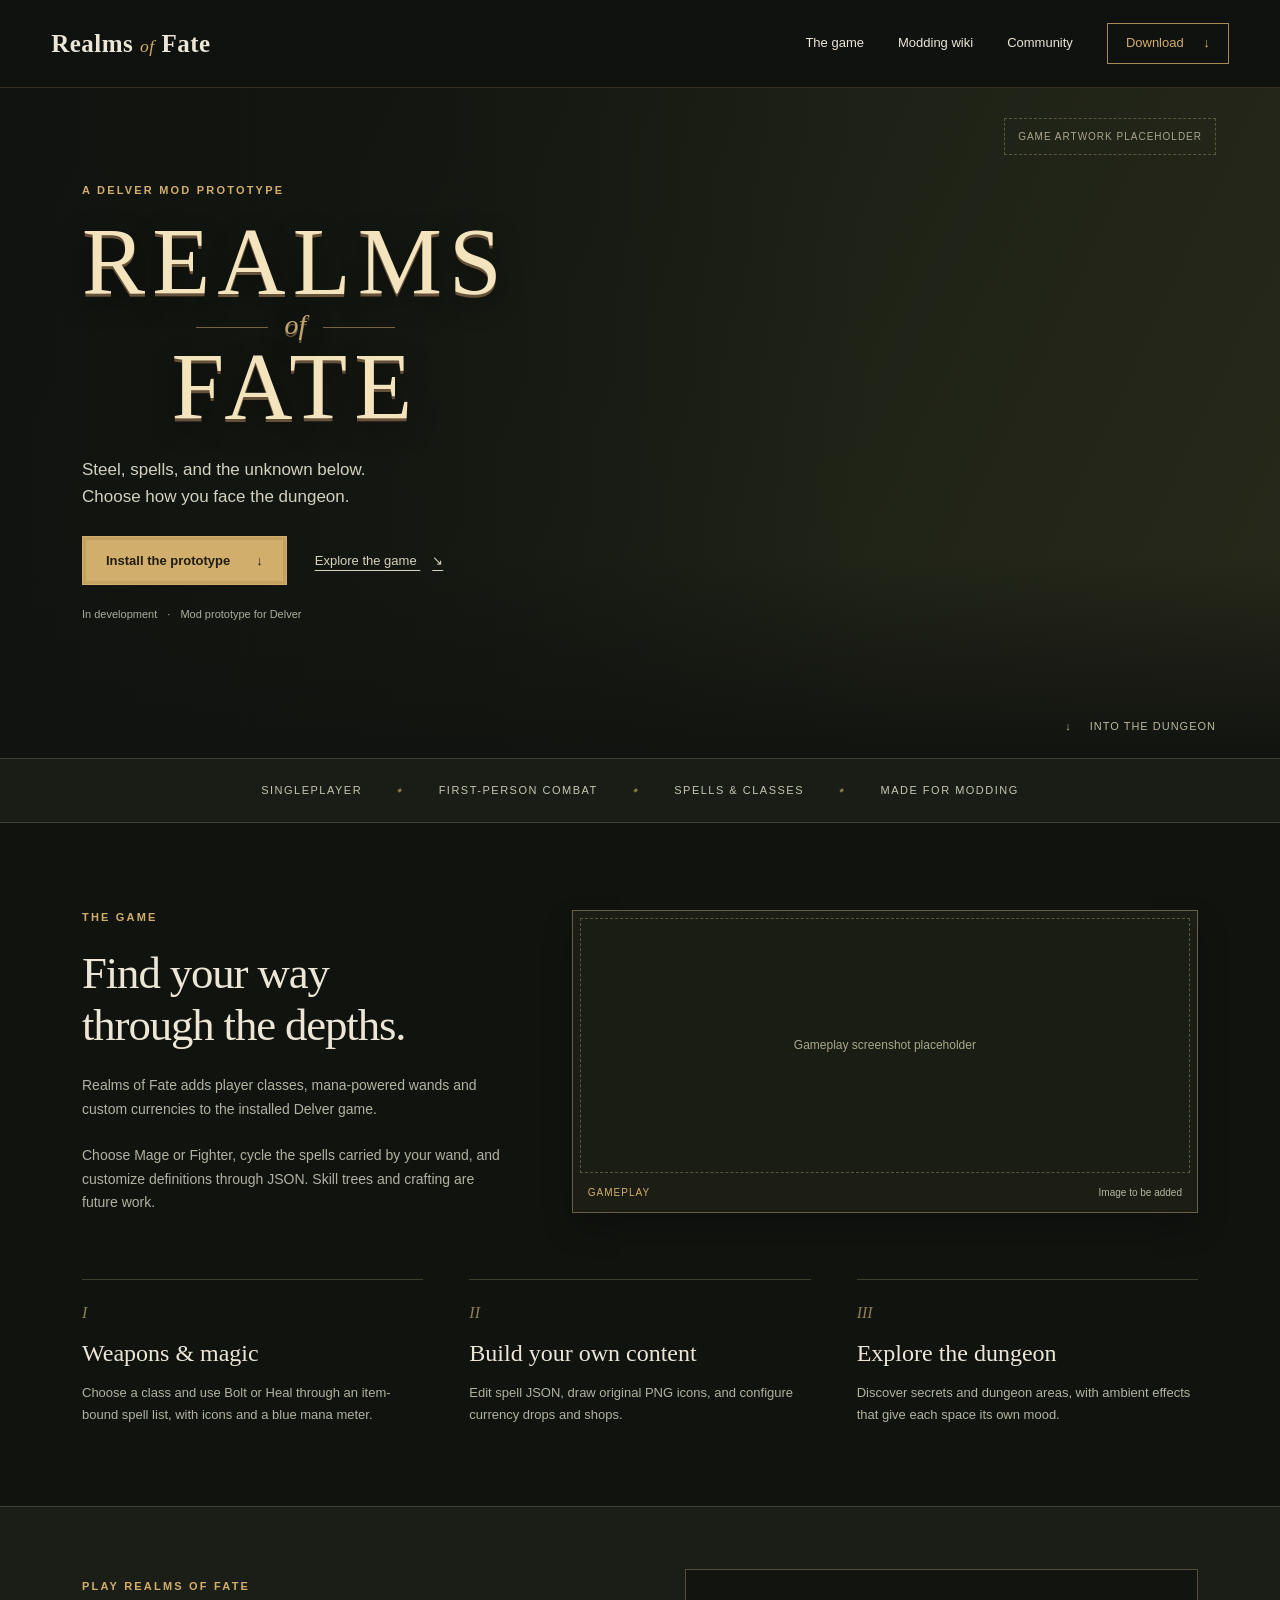
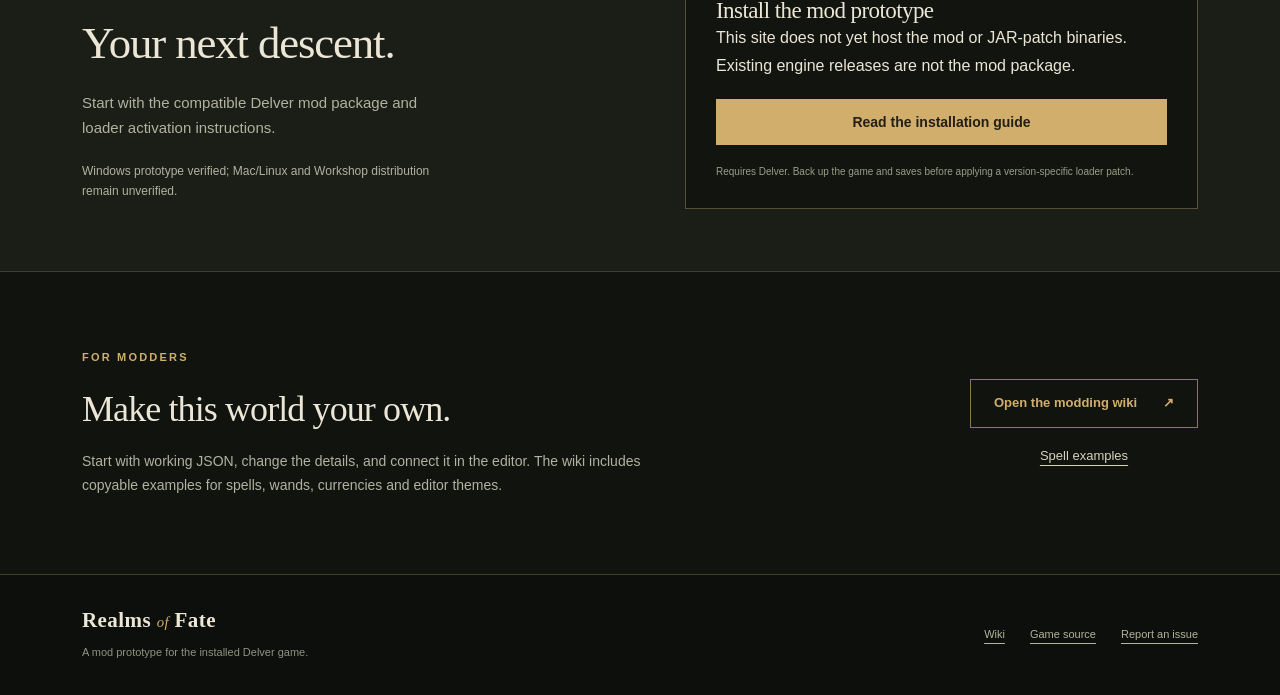
<file: index.html>
<!doctype html>
<html lang="en">
<head>
  <meta charset="utf-8">
  <meta name="viewport" content="width=device-width, initial-scale=1">
  <meta name="description" content="Explore Realms of Fate, a Delver mod prototype with classes, mana, JSON spells and custom currencies.">
  <meta name="theme-color" content="#11130f">
  <title>Realms of Fate — A Delver mod prototype</title>
  <link rel="stylesheet" href="assets/home.css">

</head>
<body>
<a class="skip" href="#main">Skip to content</a>
<header class="game-header">
  <a class="wordmark" href="index.html">Realms <span>of</span> Fate</a>
  <nav aria-label="Main navigation">
    <a href="#game">The game</a><a href="wiki/index.html">Modding wiki</a><a href="https://github.com/Delvers-of-Fate/Realms-of-Fate-Community">Community</a><a class="nav-download" href="#downloads">Download <span aria-hidden="true">↓</span></a>
  </nav>
</header>
<main id="main">
  <section class="hero" aria-labelledby="game-title">
    <div class="hero-art" aria-hidden="true"></div>
    <p class="art-placeholder-label">Game artwork placeholder</p>
    <div class="hero-content">
      <p class="eyebrow">A Delver mod prototype</p>
      <h1 id="game-title"><span>Realms</span><em>of</em><span>Fate</span></h1>
      <p class="hero-description">Steel, spells, and the unknown below.<br>Choose how you face the dungeon.</p>
      <div class="hero-actions"><a class="button primary" href="#downloads">Install the prototype <span aria-hidden="true">↓</span></a><a class="text-link" href="#game">Explore the game <span aria-hidden="true">↘</span></a></div>
      <p class="development">In development <span aria-hidden="true">·</span> Mod prototype for Delver</p>
    </div>
    <a class="hero-next" href="#game"><span aria-hidden="true">↓</span> Into the dungeon</a>
  </section>
  <div class="game-strip" aria-label="Game features"><span>Singleplayer</span><i aria-hidden="true">◆</i><span>First-person combat</span><i aria-hidden="true">◆</i><span>Spells &amp; classes</span><i aria-hidden="true">◆</i><span>Made for modding</span></div>
  <section id="game" class="game-section wrap">
    <div class="section-intro"><p class="eyebrow">The game</p><h2>Find your way<br>through the depths.</h2><p>Realms of Fate adds player classes, mana-powered wands and custom currencies to the installed Delver game.</p><p>Choose Mage or Fighter, cycle the spells carried by your wand, and customize definitions through JSON. Skill trees and crafting are future work.</p></div>
    <figure class="game-shot"><div class="shot-window media-placeholder"><span>Gameplay screenshot placeholder</span></div><figcaption><span>Gameplay</span><span>Image to be added</span></figcaption></figure>
  </section>
  <section class="playstyles wrap" aria-label="Ways to play">
    <article><span class="feature-number" aria-hidden="true">I</span><h3>Weapons &amp; magic</h3><p>Choose a class and use Bolt or Heal through an item-bound spell list, with icons and a blue mana meter.</p></article>
    <article><span class="feature-number" aria-hidden="true">II</span><h3>Build your own content</h3><p>Edit spell JSON, draw original PNG icons, and configure currency drops and shops.</p></article>
    <article><span class="feature-number" aria-hidden="true">III</span><h3>Explore the dungeon</h3><p>Discover secrets and dungeon areas, with ambient effects that give each space its own mood.</p></article>
  </section>
  <section class="download-section" aria-labelledby="download-heading">
    <div class="wrap download-layout">
      <div class="download-intro"><p class="eyebrow">Play Realms of Fate</p><h2 id="download-heading">Your next descent.</h2><p>Start with the compatible Delver mod package and loader activation instructions.</p><p class="small-note">Windows prototype verified; Mac/Linux and Workshop distribution remain unverified.</p></div>
      <section id="downloads" class="download-panel" aria-labelledby="download-title">
<h2 id="download-title">Install the mod prototype</h2><p>This site does not yet host the mod or JAR-patch binaries. Existing engine releases are not the mod package.</p><a class="download-button" href="wiki/installation.html">Read the installation guide</a><p class="download-note">Requires Delver. Back up the game and saves before applying a version-specific loader patch.</p></section>
    </div>
  </section>
  <section class="modding-section wrap">
    <div><p class="eyebrow">For modders</p><h2>Make this world your own.</h2><p>Start with working JSON, change the details, and connect it in the editor. The wiki includes copyable examples for spells, wands, currencies and editor themes.</p></div>
    <div class="modding-actions"><a class="button outline" href="wiki/index.html">Open the modding wiki <span aria-hidden="true">↗</span></a><a class="text-link" href="wiki/spells.html">Spell examples</a></div>
  </section>
  <section id="release-notes" class="wrap notes-section" hidden><p class="eyebrow">Development</p><h2>Latest release notes</h2><p id="release-date" class="small-note"></p><div id="release-notes-body" class="release-notes-body"></div></section>
</main>
<footer class="game-footer"><div class="wrap footer-inner"><div><a class="wordmark" href="index.html">Realms <span>of</span> Fate</a><p>A mod prototype for the installed Delver game.</p></div><nav aria-label="Footer"><a href="wiki/index.html">Wiki</a><a href="https://github.com/Delvers-of-Fate/Realms-of-Fate">Game source</a><a href="https://github.com/Delvers-of-Fate/Realms-of-Fate-Community/issues">Report an issue</a></nav></div></footer>
</body>
</html>
</file>
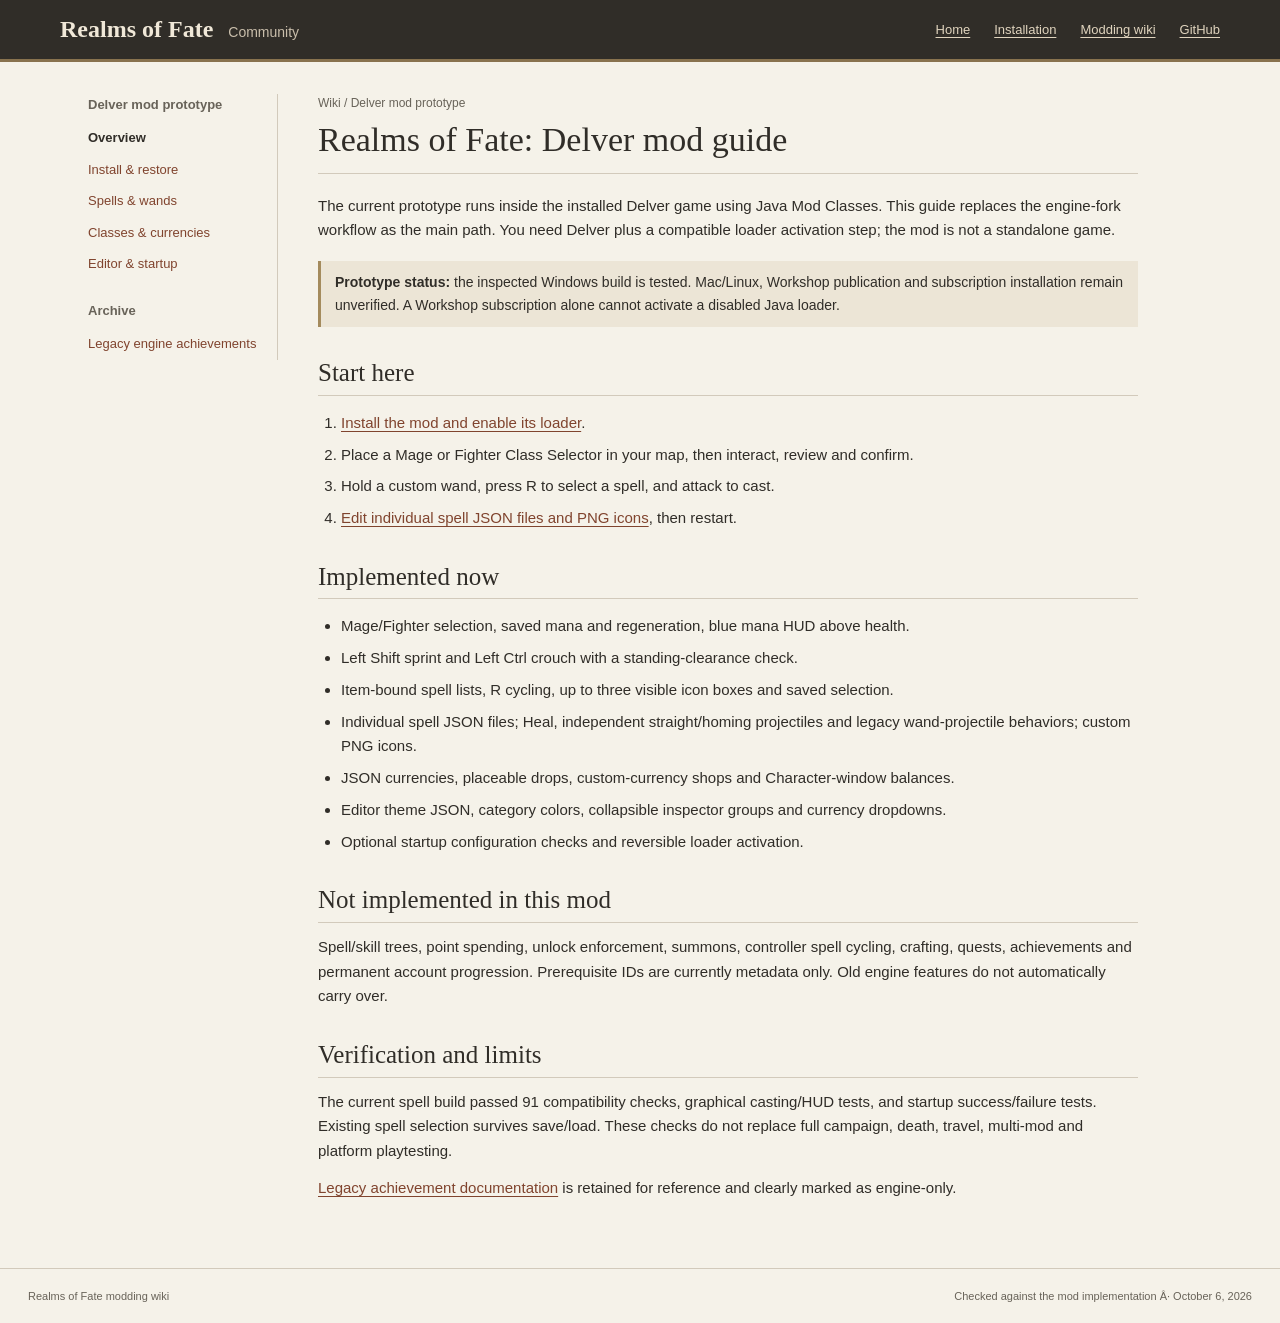
<file: wiki/index.html>
<!doctype html><html lang="en"><head><meta charset="utf-8"><meta name="viewport" content="width=device-width, initial-scale=1"><meta name="description" content="Realms of Fate Delver mod prototype: Realms of Fate: Delver mod guide"><title>Realms of Fate: Delver mod guide Â· Realms of Fate</title><link rel="stylesheet" href="../assets/wiki.css"><script src="../assets/wiki.js" defer></script></head><body>
<a class="skip" href="#main">Skip to content</a><header class="site-header"><a class="brand" href="../index.html">Realms of Fate <span>Community</span></a><nav aria-label="Site"><a href="../index.html">Home</a><a href="installation.html">Installation</a><a href="index.html">Modding wiki</a><a href="https://github.com/Delvers-of-Fate/Realms-of-Fate-Community">GitHub</a></nav></header>
<div class="layout"><nav class="sidebar" aria-label="Wiki navigation"><p class="nav-heading">Delver mod prototype</p><a href="index.html" class="current" aria-current="page">Overview</a><a href="installation.html">Install & restore</a><a href="spells.html">Spells & wands</a><a href="systems.html">Classes & currencies</a><a href="editor.html">Editor & startup</a><p class="nav-heading">Archive</p><a href="achievements.html">Legacy engine achievements</a></nav><main id="main" class="article"><p class="breadcrumb">Wiki / Delver mod prototype</p><h1>Realms of Fate: Delver mod guide</h1>
<p>The current prototype runs inside the installed Delver game using Java Mod Classes. This guide replaces the engine-fork workflow as the main path. You need Delver plus a compatible loader activation step; the mod is not a standalone game.</p>
<aside class="note"><strong>Prototype status:</strong> the inspected Windows build is tested. Mac/Linux, Workshop publication and subscription installation remain unverified. A Workshop subscription alone cannot activate a disabled Java loader.</aside>
<h2>Start here</h2><ol><li><a href="installation.html">Install the mod and enable its loader</a>.</li><li>Place a Mage or Fighter Class Selector in your map, then interact, review and confirm.</li><li>Hold a custom wand, press R to select a spell, and attack to cast.</li><li><a href="spells.html">Edit individual spell JSON files and PNG icons</a>, then restart.</li></ol>
<h2>Implemented now</h2><ul><li>Mage/Fighter selection, saved mana and regeneration, blue mana HUD above health.</li><li>Left Shift sprint and Left Ctrl crouch with a standing-clearance check.</li><li>Item-bound spell lists, R cycling, up to three visible icon boxes and saved selection.</li><li>Individual spell JSON files; Heal, independent straight/homing projectiles and legacy wand-projectile behaviors; custom PNG icons.</li><li>JSON currencies, placeable drops, custom-currency shops and Character-window balances.</li><li>Editor theme JSON, category colors, collapsible inspector groups and currency dropdowns.</li><li>Optional startup configuration checks and reversible loader activation.</li></ul>
<h2>Not implemented in this mod</h2><p>Spell/skill trees, point spending, unlock enforcement, summons, controller spell cycling, crafting, quests, achievements and permanent account progression. Prerequisite IDs are currently metadata only. Old engine features do not automatically carry over.</p>
<h2>Verification and limits</h2><p>The current spell build passed 91 compatibility checks, graphical casting/HUD tests, and startup success/failure tests. Existing spell selection survives save/load. These checks do not replace full campaign, death, travel, multi-mod and platform playtesting.</p>
<p><a href="achievements.html">Legacy achievement documentation</a> is retained for reference and clearly marked as engine-only.</p><p id="copy-status" role="status" aria-live="polite"></p></main></div><footer><span>Realms of Fate modding wiki</span><span>Checked against the mod implementation Â· October 6, 2026</span></footer></body></html>
</file>
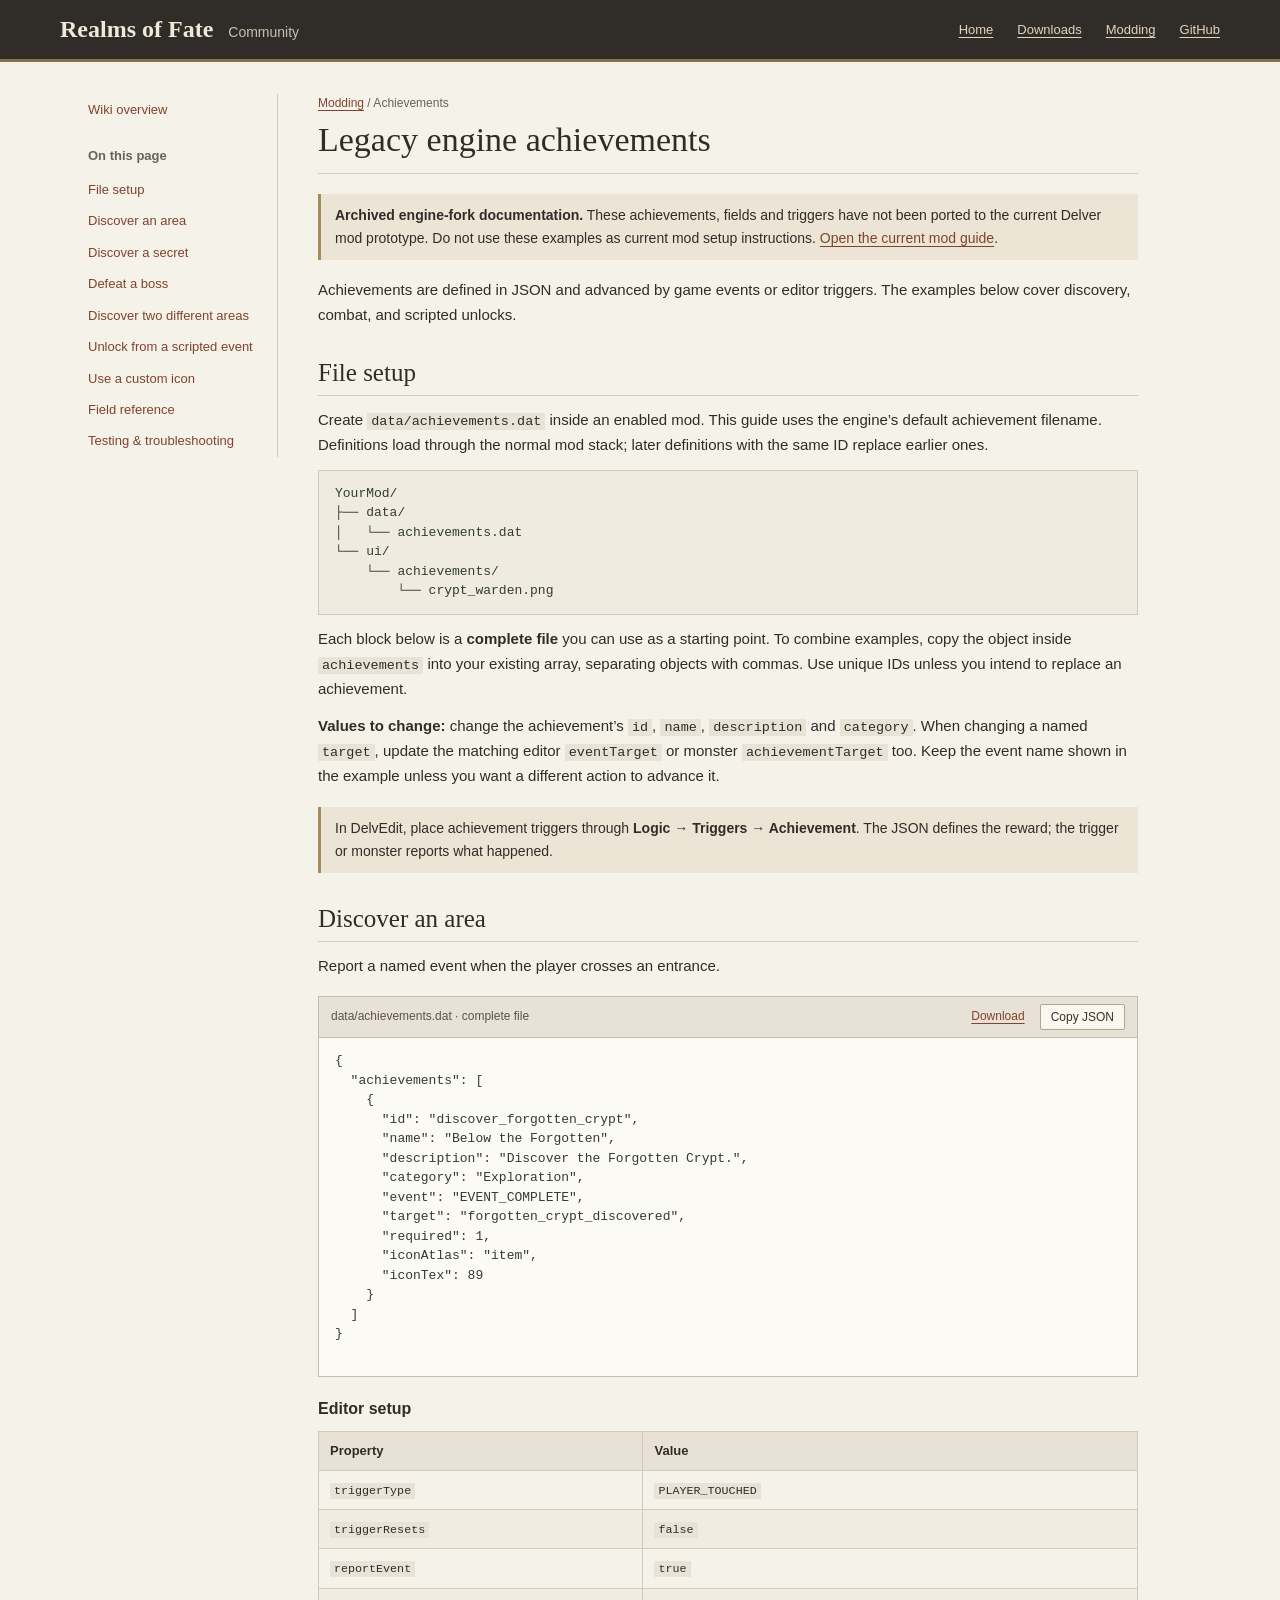
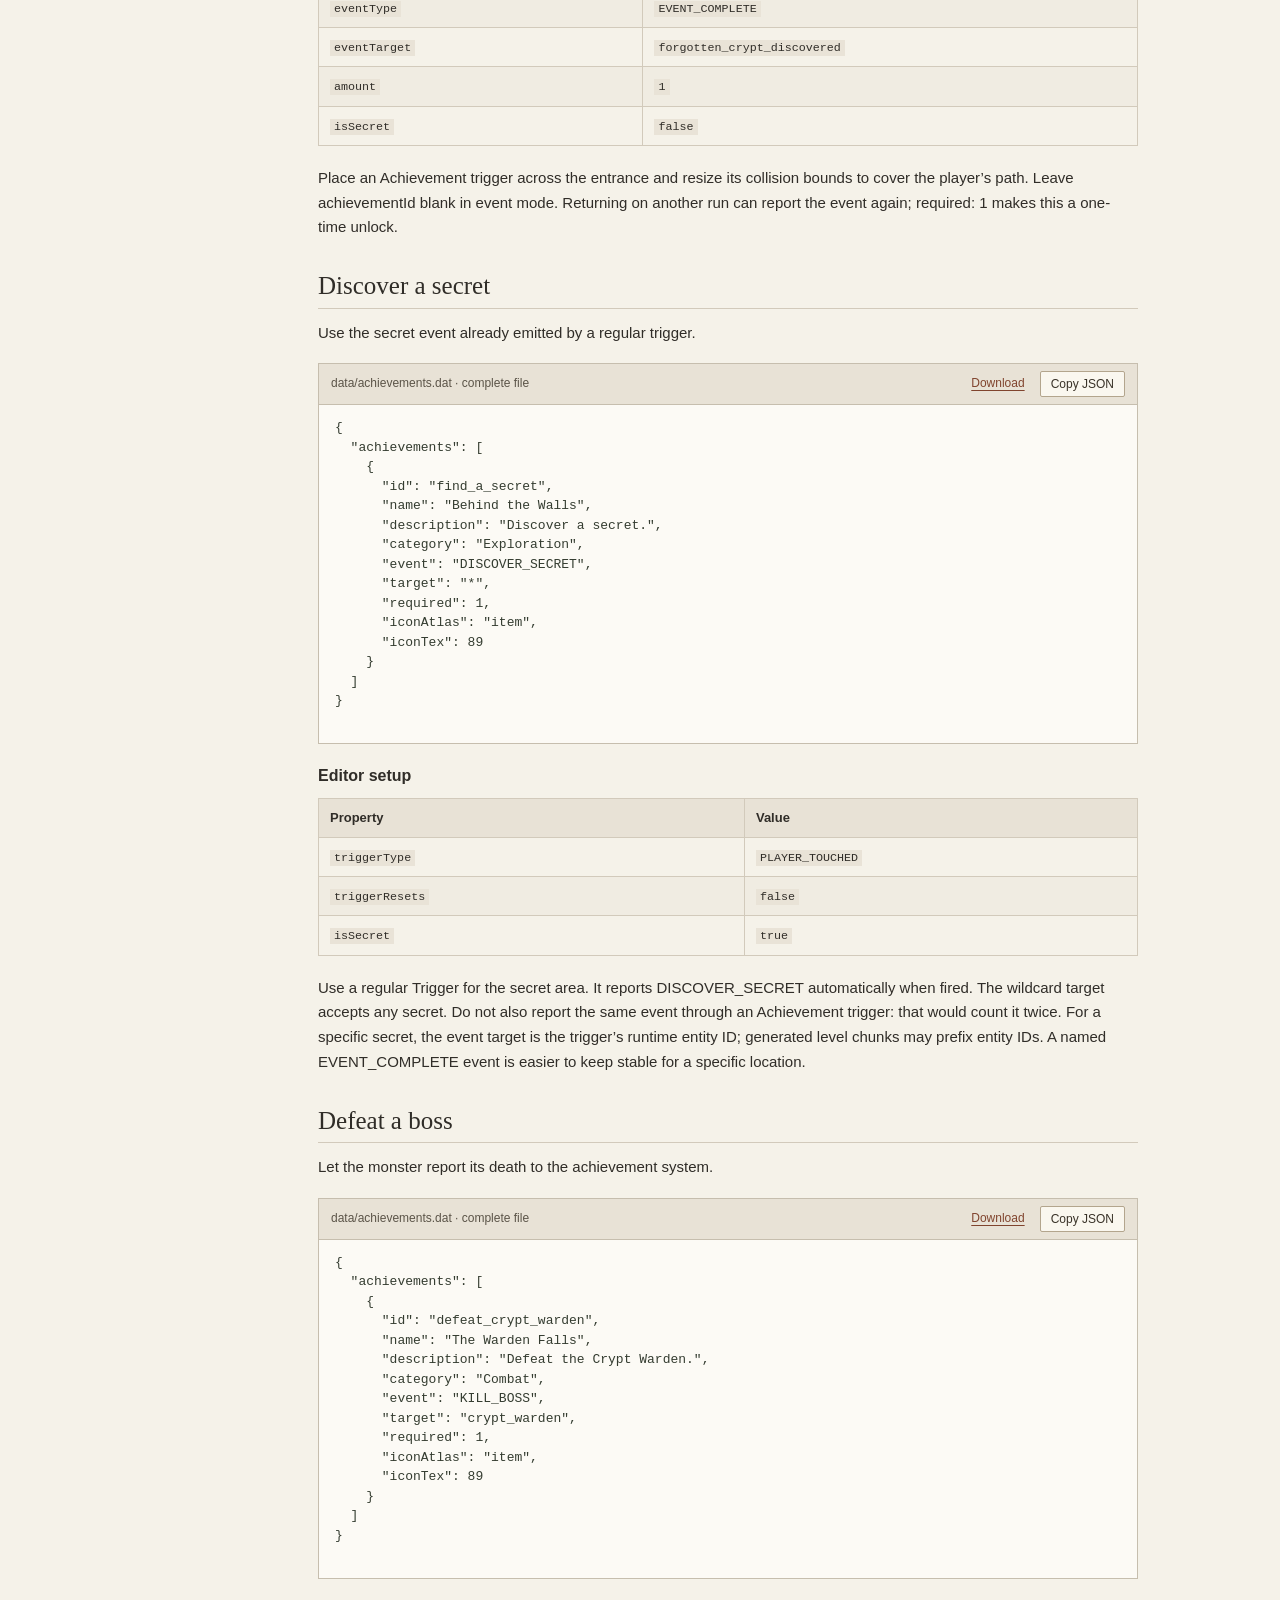
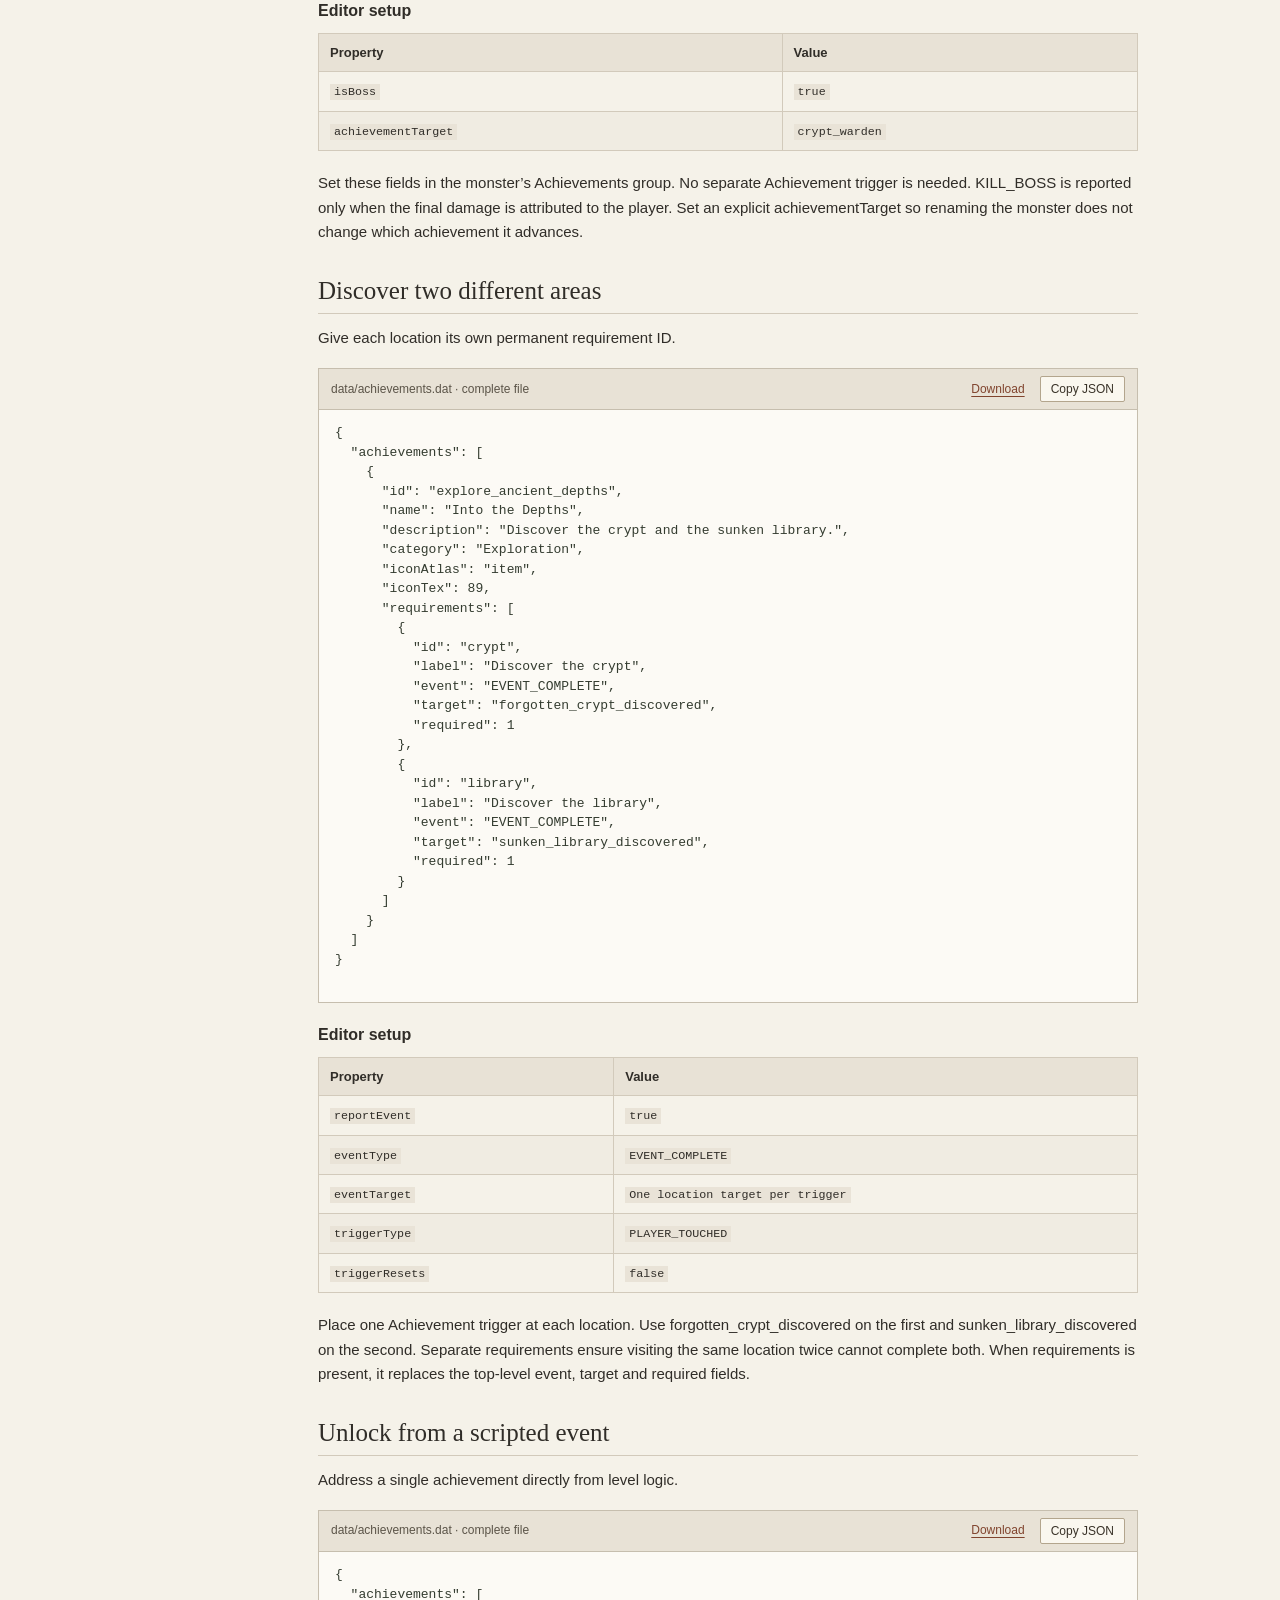
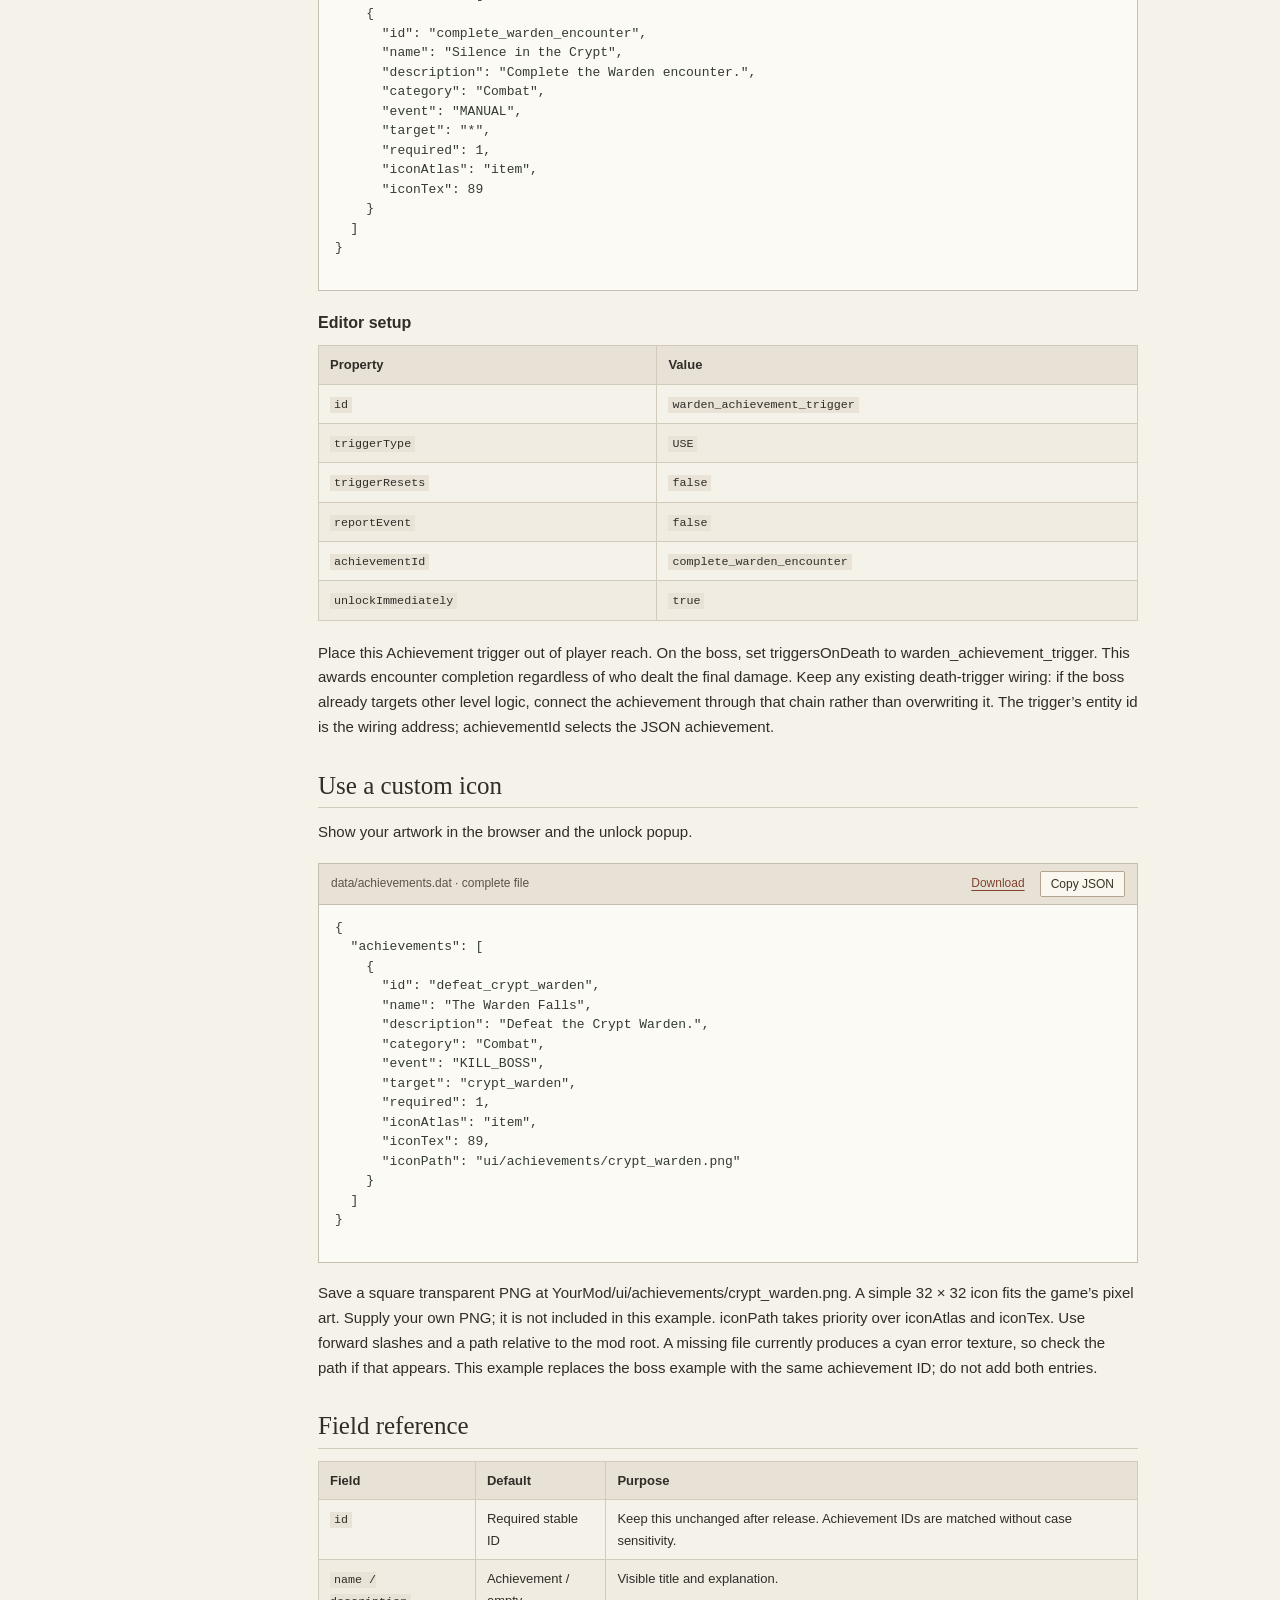
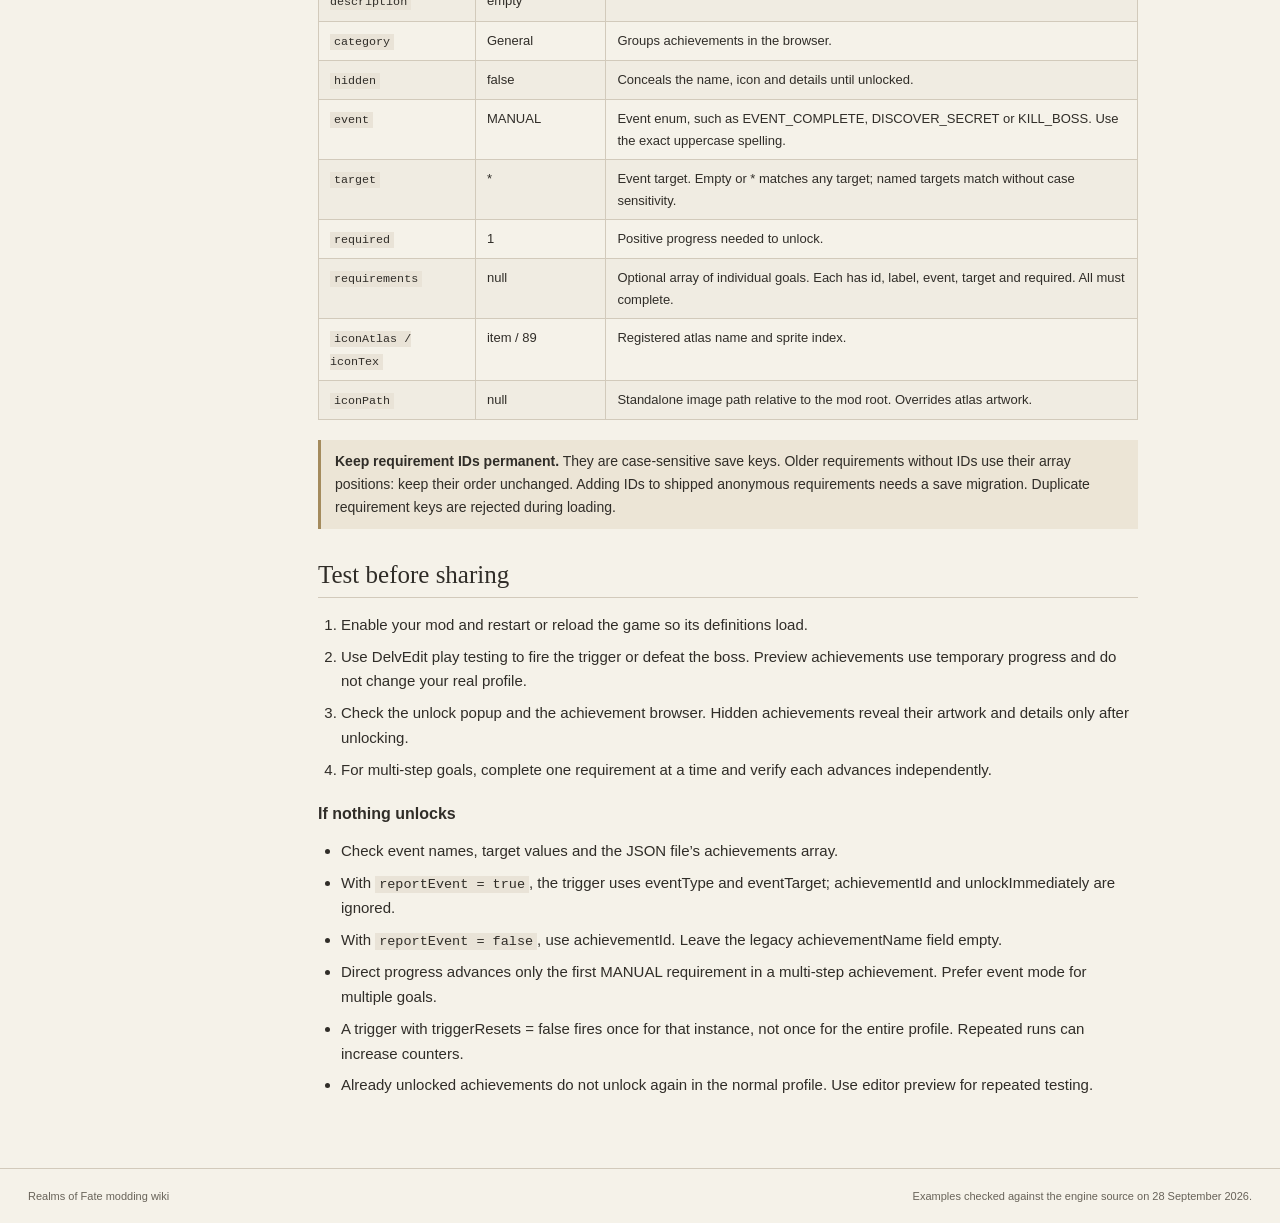
<file: wiki/achievements.html>
<!doctype html>
<html lang="en">
<head>
<meta charset="utf-8">
<meta name="viewport" content="width=device-width, initial-scale=1">
<meta name="description" content="Copyable JSON examples and editor setup for Realms of Fate mods.">
<title>Achievements · Realms of Fate</title>
<link rel="stylesheet" href="../assets/wiki.css">
<script src="../assets/wiki.js" defer>
</script>
</head>
<body>
<a class="skip" href="#main">Skip to content</a>
<header class="site-header">
  <a class="brand" href="../index.html">Realms of Fate <span>Community</span></a>
  <nav aria-label="Site"><a href="../index.html">Home</a><a href="../index.html#downloads">Downloads</a><a href="index.html">Modding</a><a href="https://github.com/Delvers-of-Fate/Realms-of-Fate-Community">GitHub</a></nav>
</header>
<div class="layout">
<nav class="sidebar" aria-label="On this page">
<a href="index.html">Wiki overview</a>
<p class="nav-heading">On this page</p>
<a href="#start">File setup</a>
<a href="#exploration">Discover an area</a>
<a href="#secrets">Discover a secret</a>
<a href="#bosses">Defeat a boss</a>
<a href="#multiple">Discover two different areas</a>
<a href="#manual">Unlock from a scripted event</a>
<a href="#icons">Use a custom icon</a>
<a href="#fields">Field reference</a>
<a href="#testing">Testing & troubleshooting</a>
</nav>
<main id="main" class="article">
<p class="breadcrumb"><a href="index.html">Modding</a> / Achievements</p>
<h1>Legacy engine achievements</h1><aside class="note"><strong>Archived engine-fork documentation.</strong> These achievements, fields and triggers have not been ported to the current Delver mod prototype. Do not use these examples as current mod setup instructions. <a href="index.html">Open the current mod guide</a>.</aside>
<p>Achievements are defined in JSON and advanced by game events or editor triggers. The examples below cover discovery, combat, and scripted unlocks.</p>
<section id="start">
<h2>File setup</h2>
<p>Create <code>data/achievements.dat</code> inside an enabled mod. This guide uses the engine’s default achievement filename. Definitions load through the normal mod stack; later definitions with the same ID replace earlier ones.</p>
<pre class="tree">YourMod/
├── data/
│   └── achievements.dat
└── ui/
    └── achievements/
        └── crypt_warden.png</pre>
<p>Each block below is a <strong>complete file</strong> you can use as a starting point. To combine examples, copy the object inside <code>achievements</code> into your existing array, separating objects with commas. Use unique IDs unless you intend to replace an achievement.</p>
<p>
<strong>Values to change:</strong> change the achievement’s <code>id</code>, <code>name</code>, <code>description</code> and <code>category</code>. When changing a named <code>target</code>, update the matching editor <code>eventTarget</code> or monster <code>achievementTarget</code> too. Keep the event name shown in the example unless you want a different action to advance it.</p>
<aside class="note">In DelvEdit, place achievement triggers through <strong>Logic → Triggers → Achievement</strong>. The JSON defines the reward; the trigger or monster reports what happened.</aside>
</section>
<section id="exploration" class="recipe">
<h2>Discover an area</h2>
<p>Report a named event when the player crosses an entrance.</p>
<div class="code-panel">
<div class="code-toolbar">
<span>data/achievements.dat · complete file</span>
<div>
<a download="achievements.dat" href="../examples/achievements/exploration.dat">Download</a>
<button type="button" data-copy="code-exploration" aria-label="Copy JSON for discover an area">Copy JSON</button>
</div>
</div>
<pre>
<code id="code-exploration" class="language-json">{
  &quot;achievements&quot;: [
    {
      &quot;id&quot;: &quot;discover_forgotten_crypt&quot;,
      &quot;name&quot;: &quot;Below the Forgotten&quot;,
      &quot;description&quot;: &quot;Discover the Forgotten Crypt.&quot;,
      &quot;category&quot;: &quot;Exploration&quot;,
      &quot;event&quot;: &quot;EVENT_COMPLETE&quot;,
      &quot;target&quot;: &quot;forgotten_crypt_discovered&quot;,
      &quot;required&quot;: 1,
      &quot;iconAtlas&quot;: &quot;item&quot;,
      &quot;iconTex&quot;: 89
    }
  ]
}
</code>
</pre>
</div>
<h3>Editor setup</h3>
<div class="table-wrap">
<table>
<thead>
<tr>
<th>Property</th>
<th>Value</th>
</tr>
</thead>
<tbody>
<tr>
<td>
<code>triggerType</code>
</td>
<td>
<code>PLAYER_TOUCHED</code>
</td>
</tr>
<tr>
<td>
<code>triggerResets</code>
</td>
<td>
<code>false</code>
</td>
</tr>
<tr>
<td>
<code>reportEvent</code>
</td>
<td>
<code>true</code>
</td>
</tr>
<tr>
<td>
<code>eventType</code>
</td>
<td>
<code>EVENT_COMPLETE</code>
</td>
</tr>
<tr>
<td>
<code>eventTarget</code>
</td>
<td>
<code>forgotten_crypt_discovered</code>
</td>
</tr>
<tr>
<td>
<code>amount</code>
</td>
<td>
<code>1</code>
</td>
</tr>
<tr>
<td>
<code>isSecret</code>
</td>
<td>
<code>false</code>
</td>
</tr>
</tbody>
</table>
</div>
<p>Place an Achievement trigger across the entrance and resize its collision bounds to cover the player’s path. Leave achievementId blank in event mode. Returning on another run can report the event again; required: 1 makes this a one-time unlock.</p>
</section>
<section id="secrets" class="recipe">
<h2>Discover a secret</h2>
<p>Use the secret event already emitted by a regular trigger.</p>
<div class="code-panel">
<div class="code-toolbar">
<span>data/achievements.dat · complete file</span>
<div>
<a download="achievements.dat" href="../examples/achievements/secrets.dat">Download</a>
<button type="button" data-copy="code-secrets" aria-label="Copy JSON for discover a secret">Copy JSON</button>
</div>
</div>
<pre>
<code id="code-secrets" class="language-json">{
  &quot;achievements&quot;: [
    {
      &quot;id&quot;: &quot;find_a_secret&quot;,
      &quot;name&quot;: &quot;Behind the Walls&quot;,
      &quot;description&quot;: &quot;Discover a secret.&quot;,
      &quot;category&quot;: &quot;Exploration&quot;,
      &quot;event&quot;: &quot;DISCOVER_SECRET&quot;,
      &quot;target&quot;: &quot;*&quot;,
      &quot;required&quot;: 1,
      &quot;iconAtlas&quot;: &quot;item&quot;,
      &quot;iconTex&quot;: 89
    }
  ]
}
</code>
</pre>
</div>
<h3>Editor setup</h3>
<div class="table-wrap">
<table>
<thead>
<tr>
<th>Property</th>
<th>Value</th>
</tr>
</thead>
<tbody>
<tr>
<td>
<code>triggerType</code>
</td>
<td>
<code>PLAYER_TOUCHED</code>
</td>
</tr>
<tr>
<td>
<code>triggerResets</code>
</td>
<td>
<code>false</code>
</td>
</tr>
<tr>
<td>
<code>isSecret</code>
</td>
<td>
<code>true</code>
</td>
</tr>
</tbody>
</table>
</div>
<p>Use a regular Trigger for the secret area. It reports DISCOVER_SECRET automatically when fired. The wildcard target accepts any secret. Do not also report the same event through an Achievement trigger: that would count it twice. For a specific secret, the event target is the trigger’s runtime entity ID; generated level chunks may prefix entity IDs. A named EVENT_COMPLETE event is easier to keep stable for a specific location.</p>
</section>
<section id="bosses" class="recipe">
<h2>Defeat a boss</h2>
<p>Let the monster report its death to the achievement system.</p>
<div class="code-panel">
<div class="code-toolbar">
<span>data/achievements.dat · complete file</span>
<div>
<a download="achievements.dat" href="../examples/achievements/bosses.dat">Download</a>
<button type="button" data-copy="code-bosses" aria-label="Copy JSON for defeat a boss">Copy JSON</button>
</div>
</div>
<pre>
<code id="code-bosses" class="language-json">{
  &quot;achievements&quot;: [
    {
      &quot;id&quot;: &quot;defeat_crypt_warden&quot;,
      &quot;name&quot;: &quot;The Warden Falls&quot;,
      &quot;description&quot;: &quot;Defeat the Crypt Warden.&quot;,
      &quot;category&quot;: &quot;Combat&quot;,
      &quot;event&quot;: &quot;KILL_BOSS&quot;,
      &quot;target&quot;: &quot;crypt_warden&quot;,
      &quot;required&quot;: 1,
      &quot;iconAtlas&quot;: &quot;item&quot;,
      &quot;iconTex&quot;: 89
    }
  ]
}
</code>
</pre>
</div>
<h3>Editor setup</h3>
<div class="table-wrap">
<table>
<thead>
<tr>
<th>Property</th>
<th>Value</th>
</tr>
</thead>
<tbody>
<tr>
<td>
<code>isBoss</code>
</td>
<td>
<code>true</code>
</td>
</tr>
<tr>
<td>
<code>achievementTarget</code>
</td>
<td>
<code>crypt_warden</code>
</td>
</tr>
</tbody>
</table>
</div>
<p>Set these fields in the monster’s Achievements group. No separate Achievement trigger is needed. KILL_BOSS is reported only when the final damage is attributed to the player. Set an explicit achievementTarget so renaming the monster does not change which achievement it advances.</p>
</section>
<section id="multiple" class="recipe">
<h2>Discover two different areas</h2>
<p>Give each location its own permanent requirement ID.</p>
<div class="code-panel">
<div class="code-toolbar">
<span>data/achievements.dat · complete file</span>
<div>
<a download="achievements.dat" href="../examples/achievements/multiple.dat">Download</a>
<button type="button" data-copy="code-multiple" aria-label="Copy JSON for discover two different areas">Copy JSON</button>
</div>
</div>
<pre>
<code id="code-multiple" class="language-json">{
  &quot;achievements&quot;: [
    {
      &quot;id&quot;: &quot;explore_ancient_depths&quot;,
      &quot;name&quot;: &quot;Into the Depths&quot;,
      &quot;description&quot;: &quot;Discover the crypt and the sunken library.&quot;,
      &quot;category&quot;: &quot;Exploration&quot;,
      &quot;iconAtlas&quot;: &quot;item&quot;,
      &quot;iconTex&quot;: 89,
      &quot;requirements&quot;: [
        {
          &quot;id&quot;: &quot;crypt&quot;,
          &quot;label&quot;: &quot;Discover the crypt&quot;,
          &quot;event&quot;: &quot;EVENT_COMPLETE&quot;,
          &quot;target&quot;: &quot;forgotten_crypt_discovered&quot;,
          &quot;required&quot;: 1
        },
        {
          &quot;id&quot;: &quot;library&quot;,
          &quot;label&quot;: &quot;Discover the library&quot;,
          &quot;event&quot;: &quot;EVENT_COMPLETE&quot;,
          &quot;target&quot;: &quot;sunken_library_discovered&quot;,
          &quot;required&quot;: 1
        }
      ]
    }
  ]
}
</code>
</pre>
</div>
<h3>Editor setup</h3>
<div class="table-wrap">
<table>
<thead>
<tr>
<th>Property</th>
<th>Value</th>
</tr>
</thead>
<tbody>
<tr>
<td>
<code>reportEvent</code>
</td>
<td>
<code>true</code>
</td>
</tr>
<tr>
<td>
<code>eventType</code>
</td>
<td>
<code>EVENT_COMPLETE</code>
</td>
</tr>
<tr>
<td>
<code>eventTarget</code>
</td>
<td>
<code>One location target per trigger</code>
</td>
</tr>
<tr>
<td>
<code>triggerType</code>
</td>
<td>
<code>PLAYER_TOUCHED</code>
</td>
</tr>
<tr>
<td>
<code>triggerResets</code>
</td>
<td>
<code>false</code>
</td>
</tr>
</tbody>
</table>
</div>
<p>Place one Achievement trigger at each location. Use forgotten_crypt_discovered on the first and sunken_library_discovered on the second. Separate requirements ensure visiting the same location twice cannot complete both. When requirements is present, it replaces the top-level event, target and required fields.</p>
</section>
<section id="manual" class="recipe">
<h2>Unlock from a scripted event</h2>
<p>Address a single achievement directly from level logic.</p>
<div class="code-panel">
<div class="code-toolbar">
<span>data/achievements.dat · complete file</span>
<div>
<a download="achievements.dat" href="../examples/achievements/manual.dat">Download</a>
<button type="button" data-copy="code-manual" aria-label="Copy JSON for unlock from a scripted event">Copy JSON</button>
</div>
</div>
<pre>
<code id="code-manual" class="language-json">{
  &quot;achievements&quot;: [
    {
      &quot;id&quot;: &quot;complete_warden_encounter&quot;,
      &quot;name&quot;: &quot;Silence in the Crypt&quot;,
      &quot;description&quot;: &quot;Complete the Warden encounter.&quot;,
      &quot;category&quot;: &quot;Combat&quot;,
      &quot;event&quot;: &quot;MANUAL&quot;,
      &quot;target&quot;: &quot;*&quot;,
      &quot;required&quot;: 1,
      &quot;iconAtlas&quot;: &quot;item&quot;,
      &quot;iconTex&quot;: 89
    }
  ]
}
</code>
</pre>
</div>
<h3>Editor setup</h3>
<div class="table-wrap">
<table>
<thead>
<tr>
<th>Property</th>
<th>Value</th>
</tr>
</thead>
<tbody>
<tr>
<td>
<code>id</code>
</td>
<td>
<code>warden_achievement_trigger</code>
</td>
</tr>
<tr>
<td>
<code>triggerType</code>
</td>
<td>
<code>USE</code>
</td>
</tr>
<tr>
<td>
<code>triggerResets</code>
</td>
<td>
<code>false</code>
</td>
</tr>
<tr>
<td>
<code>reportEvent</code>
</td>
<td>
<code>false</code>
</td>
</tr>
<tr>
<td>
<code>achievementId</code>
</td>
<td>
<code>complete_warden_encounter</code>
</td>
</tr>
<tr>
<td>
<code>unlockImmediately</code>
</td>
<td>
<code>true</code>
</td>
</tr>
</tbody>
</table>
</div>
<p>Place this Achievement trigger out of player reach. On the boss, set triggersOnDeath to warden_achievement_trigger. This awards encounter completion regardless of who dealt the final damage. Keep any existing death-trigger wiring: if the boss already targets other level logic, connect the achievement through that chain rather than overwriting it. The trigger’s entity id is the wiring address; achievementId selects the JSON achievement.</p>
</section>
<section id="icons" class="recipe">
<h2>Use a custom icon</h2>
<p>Show your artwork in the browser and the unlock popup.</p>
<div class="code-panel">
<div class="code-toolbar">
<span>data/achievements.dat · complete file</span>
<div>
<a download="achievements.dat" href="../examples/achievements/icons.dat">Download</a>
<button type="button" data-copy="code-icons" aria-label="Copy JSON for use a custom icon">Copy JSON</button>
</div>
</div>
<pre>
<code id="code-icons" class="language-json">{
  &quot;achievements&quot;: [
    {
      &quot;id&quot;: &quot;defeat_crypt_warden&quot;,
      &quot;name&quot;: &quot;The Warden Falls&quot;,
      &quot;description&quot;: &quot;Defeat the Crypt Warden.&quot;,
      &quot;category&quot;: &quot;Combat&quot;,
      &quot;event&quot;: &quot;KILL_BOSS&quot;,
      &quot;target&quot;: &quot;crypt_warden&quot;,
      &quot;required&quot;: 1,
      &quot;iconAtlas&quot;: &quot;item&quot;,
      &quot;iconTex&quot;: 89,
      &quot;iconPath&quot;: &quot;ui/achievements/crypt_warden.png&quot;
    }
  ]
}
</code>
</pre>
</div>
<p>Save a square transparent PNG at YourMod/ui/achievements/crypt_warden.png. A simple 32 × 32 icon fits the game’s pixel art. Supply your own PNG; it is not included in this example. iconPath takes priority over iconAtlas and iconTex. Use forward slashes and a path relative to the mod root. A missing file currently produces a cyan error texture, so check the path if that appears. This example replaces the boss example with the same achievement ID; do not add both entries.</p>
</section>
<section id="fields">
<h2>Field reference</h2>
<div class="table-wrap">
<table>
<thead>
<tr>
<th>Field</th>
<th>Default</th>
<th>Purpose</th>
</tr>
</thead>
<tbody>
<tr>
<td>
<code>id</code>
</td>
<td>Required stable ID</td>
<td>Keep this unchanged after release. Achievement IDs are matched without case sensitivity.</td>
</tr>
<tr>
<td>
<code>name / description</code>
</td>
<td>Achievement / empty</td>
<td>Visible title and explanation.</td>
</tr>
<tr>
<td>
<code>category</code>
</td>
<td>General</td>
<td>Groups achievements in the browser.</td>
</tr>
<tr>
<td>
<code>hidden</code>
</td>
<td>false</td>
<td>Conceals the name, icon and details until unlocked.</td>
</tr>
<tr>
<td>
<code>event</code>
</td>
<td>MANUAL</td>
<td>Event enum, such as EVENT_COMPLETE, DISCOVER_SECRET or KILL_BOSS. Use the exact uppercase spelling.</td>
</tr>
<tr>
<td>
<code>target</code>
</td>
<td>*</td>
<td>Event target. Empty or * matches any target; named targets match without case sensitivity.</td>
</tr>
<tr>
<td>
<code>required</code>
</td>
<td>1</td>
<td>Positive progress needed to unlock.</td>
</tr>
<tr>
<td>
<code>requirements</code>
</td>
<td>null</td>
<td>Optional array of individual goals. Each has id, label, event, target and required. All must complete.</td>
</tr>
<tr>
<td>
<code>iconAtlas / iconTex</code>
</td>
<td>item / 89</td>
<td>Registered atlas name and sprite index.</td>
</tr>
<tr>
<td>
<code>iconPath</code>
</td>
<td>null</td>
<td>Standalone image path relative to the mod root. Overrides atlas artwork.</td>
</tr>
</tbody>
</table>
</div>
<aside class="note">
<strong>Keep requirement IDs permanent.</strong> They are case-sensitive save keys. Older requirements without IDs use their array positions: keep their order unchanged. Adding IDs to shipped anonymous requirements needs a save migration. Duplicate requirement keys are rejected during loading.</aside>
</section>
<section id="testing">
<h2>Test before sharing</h2>
<ol>
<li>Enable your mod and restart or reload the game so its definitions load.</li>
<li>Use DelvEdit play testing to fire the trigger or defeat the boss. Preview achievements use temporary progress and do not change your real profile.</li>
<li>Check the unlock popup and the achievement browser. Hidden achievements reveal their artwork and details only after unlocking.</li>
<li>For multi-step goals, complete one requirement at a time and verify each advances independently.</li>
</ol>
<h3>If nothing unlocks</h3>
<ul>
<li>Check event names, target values and the JSON file’s achievements array.</li>
<li>With <code>reportEvent = true</code>, the trigger uses eventType and eventTarget; achievementId and unlockImmediately are ignored.</li>
<li>With <code>reportEvent = false</code>, use achievementId. Leave the legacy achievementName field empty.</li>
<li>Direct progress advances only the first MANUAL requirement in a multi-step achievement. Prefer event mode for multiple goals.</li>
<li>A trigger with triggerResets = false fires once for that instance, not once for the entire profile. Repeated runs can increase counters.</li>
<li>Already unlocked achievements do not unlock again in the normal profile. Use editor preview for repeated testing.</li>
</ul>
</section>
<p role="status" aria-live="polite" id="copy-status"></p>
</main>
</div>
<footer><span>Realms of Fate modding wiki</span><span>Examples checked against the engine source on 28 September 2026.</span></footer>
</body>
</html>
</file>
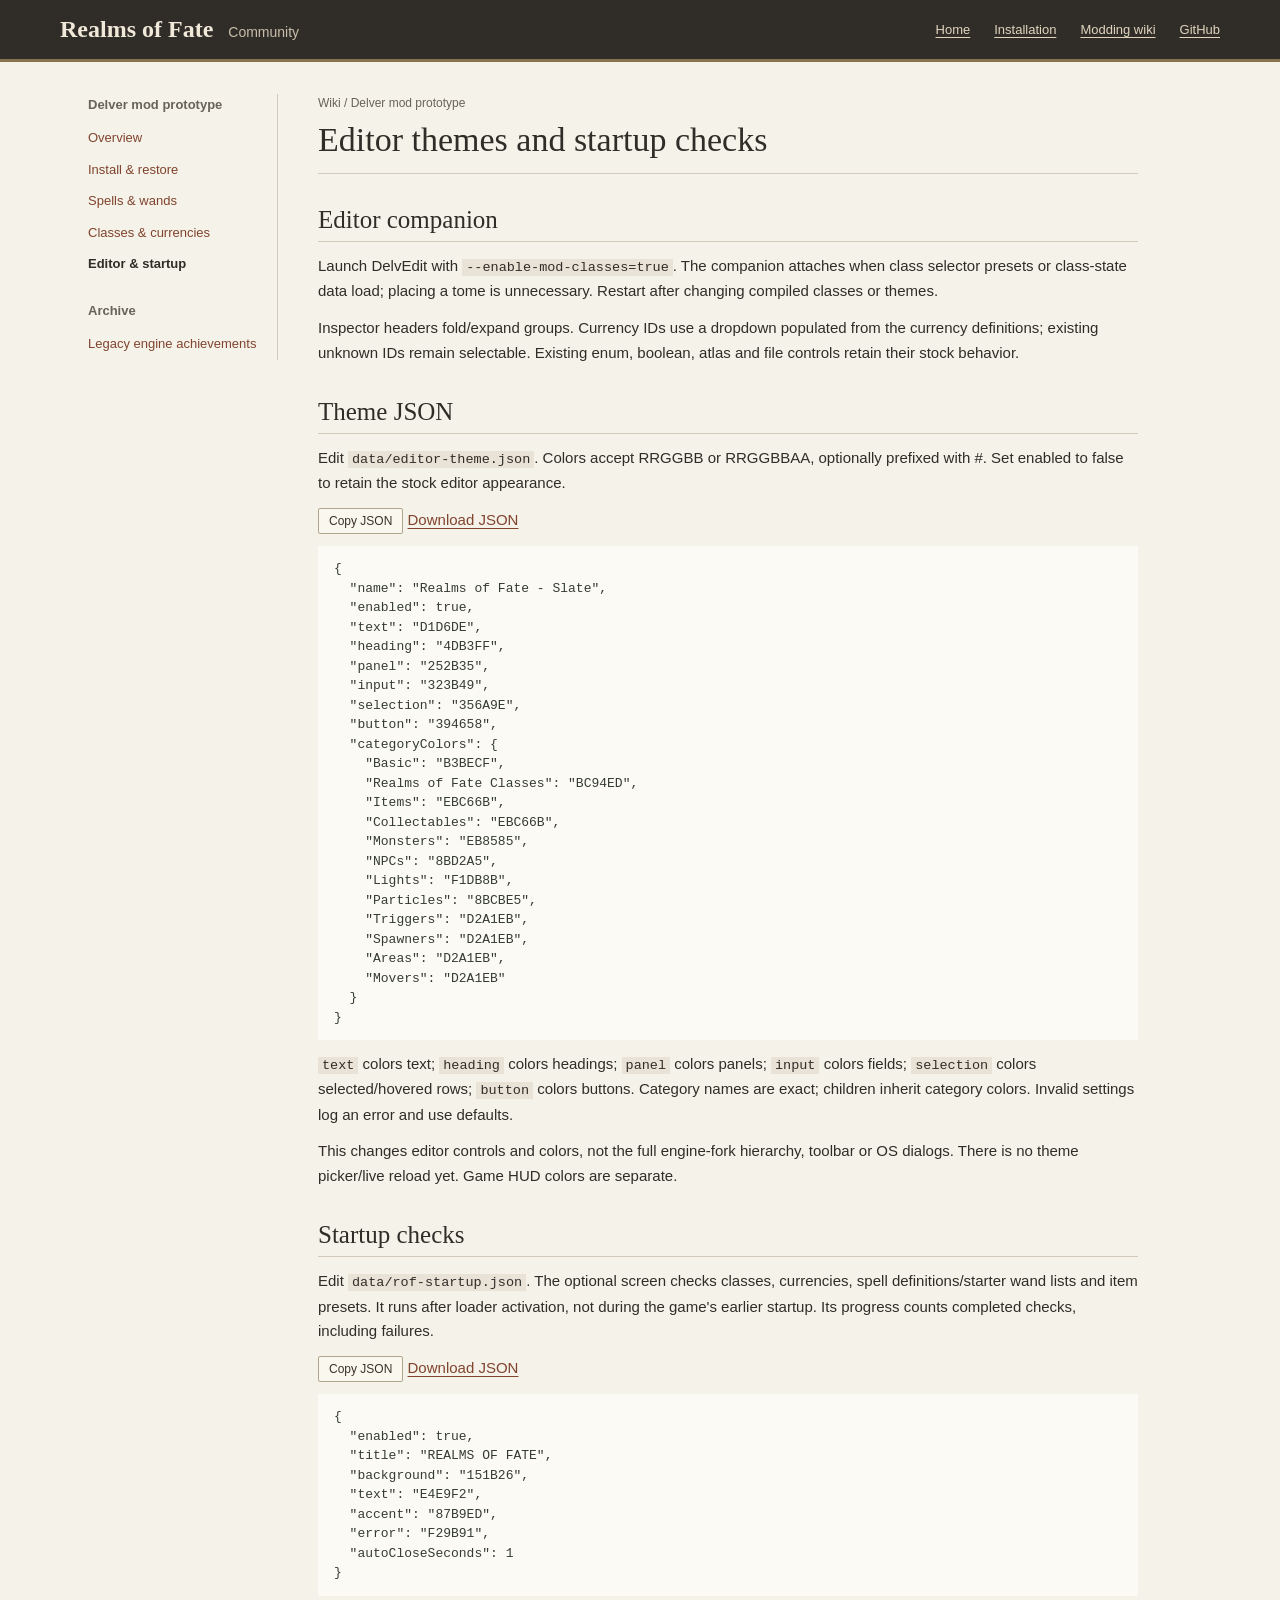
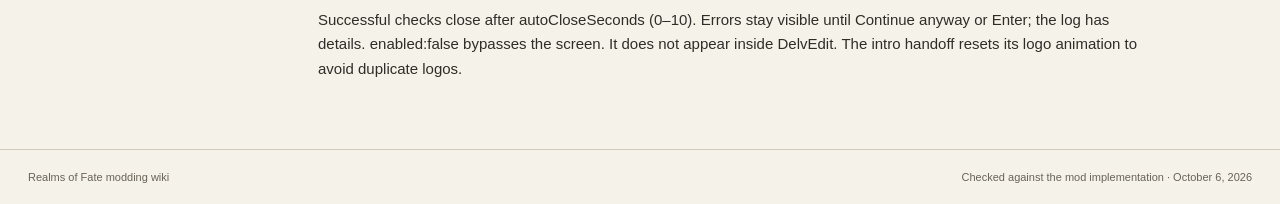
<file: wiki/editor.html>
<!doctype html><html lang="en"><head><meta charset="utf-8"><meta name="viewport" content="width=device-width, initial-scale=1"><meta name="description" content="Realms of Fate Delver mod prototype: Editor themes and startup checks"><title>Editor themes and startup checks · Realms of Fate</title><link rel="stylesheet" href="../assets/wiki.css"><script src="../assets/wiki.js" defer></script></head><body>
<a class="skip" href="#main">Skip to content</a><header class="site-header"><a class="brand" href="../index.html">Realms of Fate <span>Community</span></a><nav aria-label="Site"><a href="../index.html">Home</a><a href="installation.html">Installation</a><a href="index.html">Modding wiki</a><a href="https://github.com/Delvers-of-Fate/Realms-of-Fate-Community">GitHub</a></nav></header>
<div class="layout"><nav class="sidebar" aria-label="Wiki navigation"><p class="nav-heading">Delver mod prototype</p><a href="index.html">Overview</a><a href="installation.html">Install & restore</a><a href="spells.html">Spells & wands</a><a href="systems.html">Classes & currencies</a><a href="editor.html" class="current" aria-current="page">Editor & startup</a><p class="nav-heading">Archive</p><a href="achievements.html">Legacy engine achievements</a></nav><main id="main" class="article"><p class="breadcrumb">Wiki / Delver mod prototype</p><h1>Editor themes and startup checks</h1>
<h2>Editor companion</h2><p>Launch DelvEdit with <code>--enable-mod-classes=true</code>. The companion attaches when class selector presets or class-state data load; placing a tome is unnecessary. Restart after changing compiled classes or themes.</p><p>Inspector headers fold/expand groups. Currency IDs use a dropdown populated from the currency definitions; existing unknown IDs remain selectable. Existing enum, boolean, atlas and file controls retain their stock behavior.</p>
<h2>Theme JSON</h2><p>Edit <code>data/editor-theme.json</code>. Colors accept RRGGBB or RRGGBBAA, optionally prefixed with #. Set enabled to false to retain the stock editor appearance.</p><p><button type="button" data-copy="code-editor-theme">Copy JSON</button> <a href="../examples/mod/editor-theme.json" download>Download JSON</a></p><pre><code class="language-json" id="code-editor-theme" data-download="../examples/mod/editor-theme.json">{
  &quot;name&quot;: &quot;Realms of Fate - Slate&quot;,
  &quot;enabled&quot;: true,
  &quot;text&quot;: &quot;D1D6DE&quot;,
  &quot;heading&quot;: &quot;4DB3FF&quot;,
  &quot;panel&quot;: &quot;252B35&quot;,
  &quot;input&quot;: &quot;323B49&quot;,
  &quot;selection&quot;: &quot;356A9E&quot;,
  &quot;button&quot;: &quot;394658&quot;,
  &quot;categoryColors&quot;: {
    &quot;Basic&quot;: &quot;B3BECF&quot;,
    &quot;Realms of Fate Classes&quot;: &quot;BC94ED&quot;,
    &quot;Items&quot;: &quot;EBC66B&quot;,
    &quot;Collectables&quot;: &quot;EBC66B&quot;,
    &quot;Monsters&quot;: &quot;EB8585&quot;,
    &quot;NPCs&quot;: &quot;8BD2A5&quot;,
    &quot;Lights&quot;: &quot;F1DB8B&quot;,
    &quot;Particles&quot;: &quot;8BCBE5&quot;,
    &quot;Triggers&quot;: &quot;D2A1EB&quot;,
    &quot;Spawners&quot;: &quot;D2A1EB&quot;,
    &quot;Areas&quot;: &quot;D2A1EB&quot;,
    &quot;Movers&quot;: &quot;D2A1EB&quot;
  }
}
</code></pre>
<p><code>text</code> colors text; <code>heading</code> colors headings; <code>panel</code> colors panels; <code>input</code> colors fields; <code>selection</code> colors selected/hovered rows; <code>button</code> colors buttons. Category names are exact; children inherit category colors. Invalid settings log an error and use defaults.</p><p>This changes editor controls and colors, not the full engine-fork hierarchy, toolbar or OS dialogs. There is no theme picker/live reload yet. Game HUD colors are separate.</p>
<h2>Startup checks</h2><p>Edit <code>data/rof-startup.json</code>. The optional screen checks classes, currencies, spell definitions/starter wand lists and item presets. It runs after loader activation, not during the game's earlier startup. Its progress counts completed checks, including failures.</p><p><button type="button" data-copy="code-rof-startup">Copy JSON</button> <a href="../examples/mod/rof-startup.json" download>Download JSON</a></p><pre><code class="language-json" id="code-rof-startup" data-download="../examples/mod/rof-startup.json">{
  &quot;enabled&quot;: true,
  &quot;title&quot;: &quot;REALMS OF FATE&quot;,
  &quot;background&quot;: &quot;151B26&quot;,
  &quot;text&quot;: &quot;E4E9F2&quot;,
  &quot;accent&quot;: &quot;87B9ED&quot;,
  &quot;error&quot;: &quot;F29B91&quot;,
  &quot;autoCloseSeconds&quot;: 1
}
</code></pre>
<p>Successful checks close after autoCloseSeconds (0–10). Errors stay visible until Continue anyway or Enter; the log has details. enabled:false bypasses the screen. It does not appear inside DelvEdit. The intro handoff resets its logo animation to avoid duplicate logos.</p><p id="copy-status" role="status" aria-live="polite"></p></main></div><footer><span>Realms of Fate modding wiki</span><span>Checked against the mod implementation · October 6, 2026</span></footer></body></html>
</file>
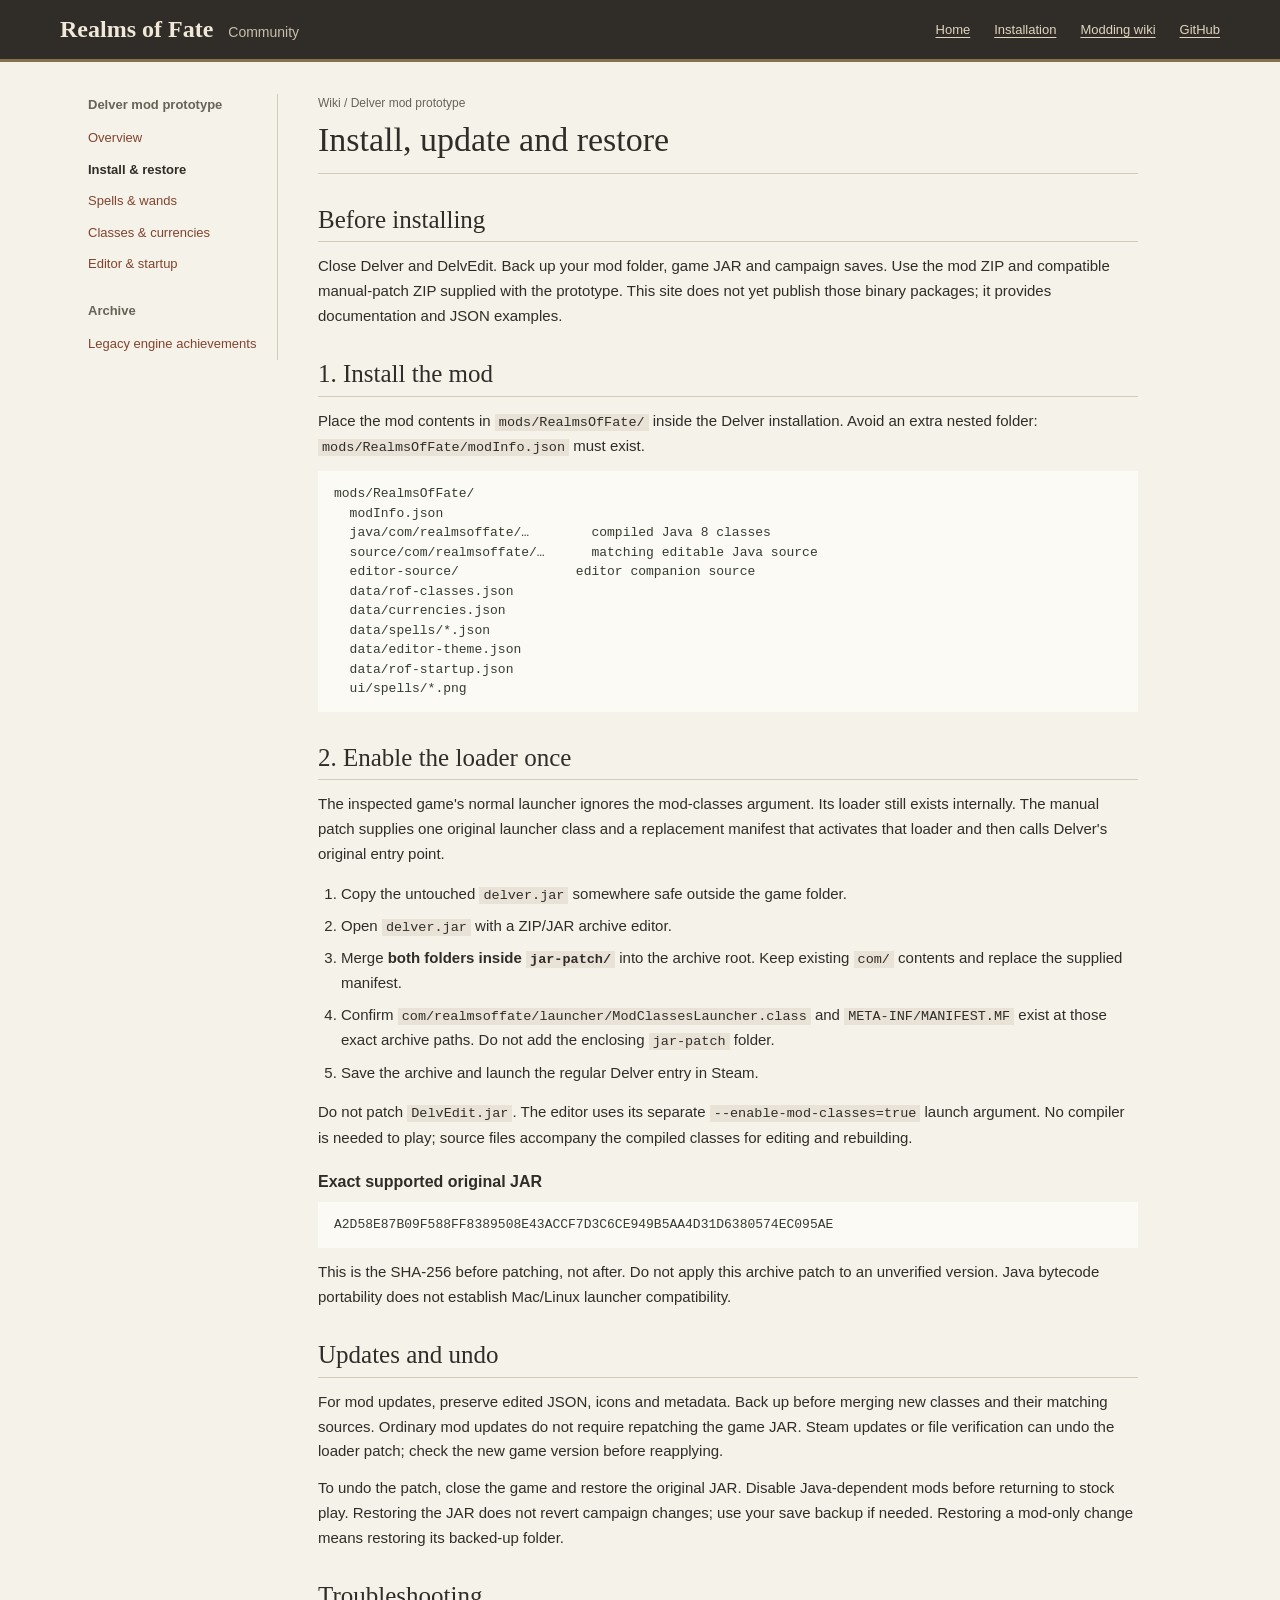
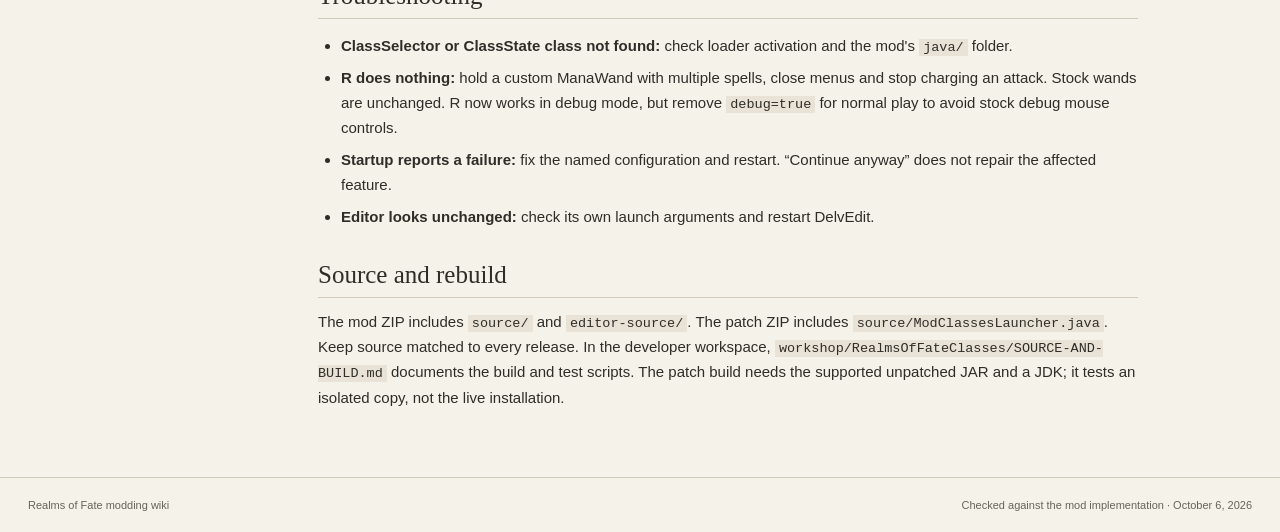
<file: wiki/installation.html>
<!doctype html><html lang="en"><head><meta charset="utf-8"><meta name="viewport" content="width=device-width, initial-scale=1"><meta name="description" content="Realms of Fate Delver mod prototype: Install, update and restore"><title>Install, update and restore · Realms of Fate</title><link rel="stylesheet" href="../assets/wiki.css"><script src="../assets/wiki.js" defer></script></head><body>
<a class="skip" href="#main">Skip to content</a><header class="site-header"><a class="brand" href="../index.html">Realms of Fate <span>Community</span></a><nav aria-label="Site"><a href="../index.html">Home</a><a href="installation.html">Installation</a><a href="index.html">Modding wiki</a><a href="https://github.com/Delvers-of-Fate/Realms-of-Fate-Community">GitHub</a></nav></header>
<div class="layout"><nav class="sidebar" aria-label="Wiki navigation"><p class="nav-heading">Delver mod prototype</p><a href="index.html">Overview</a><a href="installation.html" class="current" aria-current="page">Install & restore</a><a href="spells.html">Spells & wands</a><a href="systems.html">Classes & currencies</a><a href="editor.html">Editor & startup</a><p class="nav-heading">Archive</p><a href="achievements.html">Legacy engine achievements</a></nav><main id="main" class="article"><p class="breadcrumb">Wiki / Delver mod prototype</p><h1>Install, update and restore</h1>
<h2>Before installing</h2><p>Close Delver and DelvEdit. Back up your mod folder, game JAR and campaign saves. Use the mod ZIP and compatible manual-patch ZIP supplied with the prototype. This site does not yet publish those binary packages; it provides documentation and JSON examples.</p>
<h2>1. Install the mod</h2><p>Place the mod contents in <code>mods/RealmsOfFate/</code> inside the Delver installation. Avoid an extra nested folder: <code>mods/RealmsOfFate/modInfo.json</code> must exist.</p>
<pre>mods/RealmsOfFate/
  modInfo.json
  java/com/realmsoffate/…        compiled Java 8 classes
  source/com/realmsoffate/…      matching editable Java source
  editor-source/               editor companion source
  data/rof-classes.json
  data/currencies.json
  data/spells/*.json
  data/editor-theme.json
  data/rof-startup.json
  ui/spells/*.png</pre>
<h2>2. Enable the loader once</h2><p>The inspected game's normal launcher ignores the mod-classes argument. Its loader still exists internally. The manual patch supplies one original launcher class and a replacement manifest that activates that loader and then calls Delver's original entry point.</p>
<ol><li>Copy the untouched <code>delver.jar</code> somewhere safe outside the game folder.</li><li>Open <code>delver.jar</code> with a ZIP/JAR archive editor.</li><li>Merge <strong>both folders inside <code>jar-patch/</code></strong> into the archive root. Keep existing <code>com/</code> contents and replace the supplied manifest.</li><li>Confirm <code>com/realmsoffate/launcher/ModClassesLauncher.class</code> and <code>META-INF/MANIFEST.MF</code> exist at those exact archive paths. Do not add the enclosing <code>jar-patch</code> folder.</li><li>Save the archive and launch the regular Delver entry in Steam.</li></ol>
<p>Do not patch <code>DelvEdit.jar</code>. The editor uses its separate <code>--enable-mod-classes=true</code> launch argument. No compiler is needed to play; source files accompany the compiled classes for editing and rebuilding.</p>
<h3>Exact supported original JAR</h3><pre>A2D58E87B09F588FF8389508E43ACCF7D3C6CE949B5AA4D31D6380574EC095AE</pre><p>This is the SHA-256 before patching, not after. Do not apply this archive patch to an unverified version. Java bytecode portability does not establish Mac/Linux launcher compatibility.</p>
<h2>Updates and undo</h2><p>For mod updates, preserve edited JSON, icons and metadata. Back up before merging new classes and their matching sources. Ordinary mod updates do not require repatching the game JAR. Steam updates or file verification can undo the loader patch; check the new game version before reapplying.</p><p>To undo the patch, close the game and restore the original JAR. Disable Java-dependent mods before returning to stock play. Restoring the JAR does not revert campaign changes; use your save backup if needed. Restoring a mod-only change means restoring its backed-up folder.</p>
<h2>Troubleshooting</h2><ul><li><strong>ClassSelector or ClassState class not found:</strong> check loader activation and the mod's <code>java/</code> folder.</li><li><strong>R does nothing:</strong> hold a custom ManaWand with multiple spells, close menus and stop charging an attack. Stock wands are unchanged. R now works in debug mode, but remove <code>debug=true</code> for normal play to avoid stock debug mouse controls.</li><li><strong>Startup reports a failure:</strong> fix the named configuration and restart. “Continue anyway” does not repair the affected feature.</li><li><strong>Editor looks unchanged:</strong> check its own launch arguments and restart DelvEdit.</li></ul>
<h2>Source and rebuild</h2><p>The mod ZIP includes <code>source/</code> and <code>editor-source/</code>. The patch ZIP includes <code>source/ModClassesLauncher.java</code>. Keep source matched to every release. In the developer workspace, <code>workshop/RealmsOfFateClasses/SOURCE-AND-BUILD.md</code> documents the build and test scripts. The patch build needs the supported unpatched JAR and a JDK; it tests an isolated copy, not the live installation.</p><p id="copy-status" role="status" aria-live="polite"></p></main></div><footer><span>Realms of Fate modding wiki</span><span>Checked against the mod implementation · October 6, 2026</span></footer></body></html>
</file>
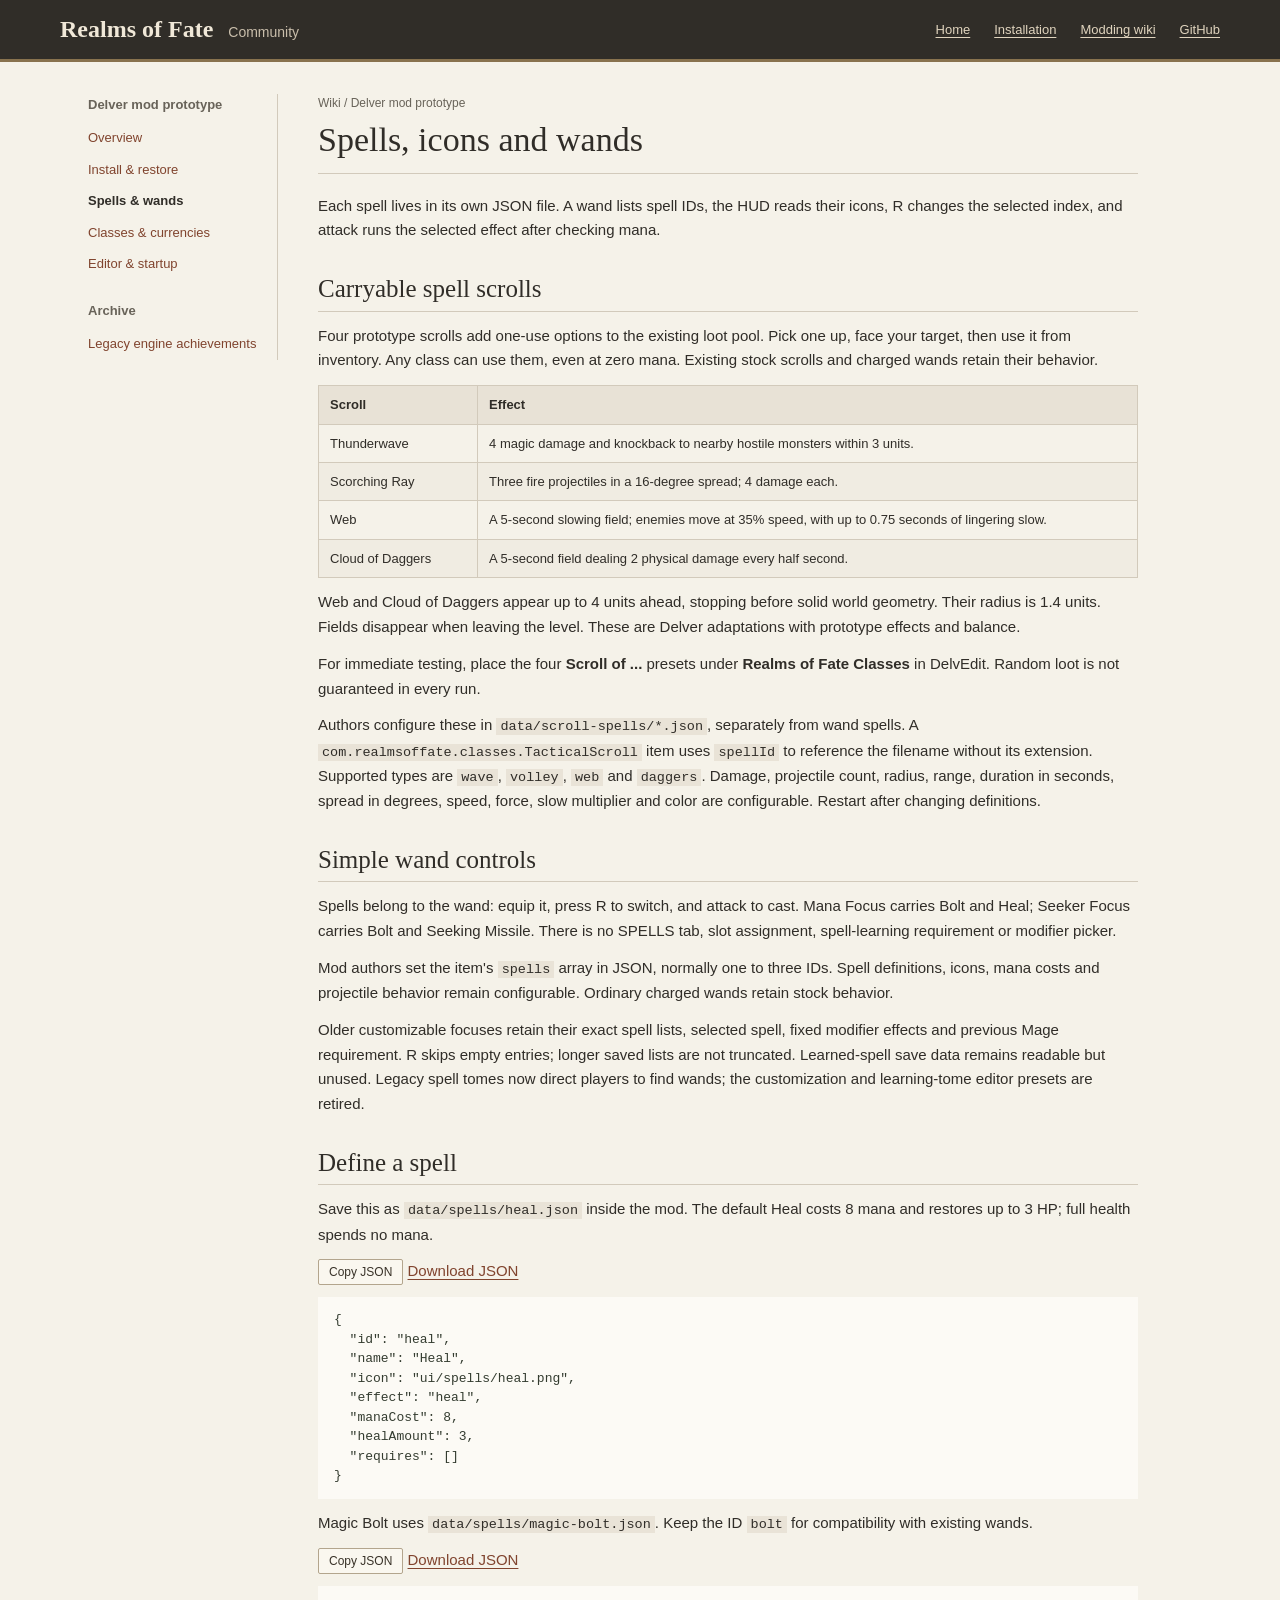
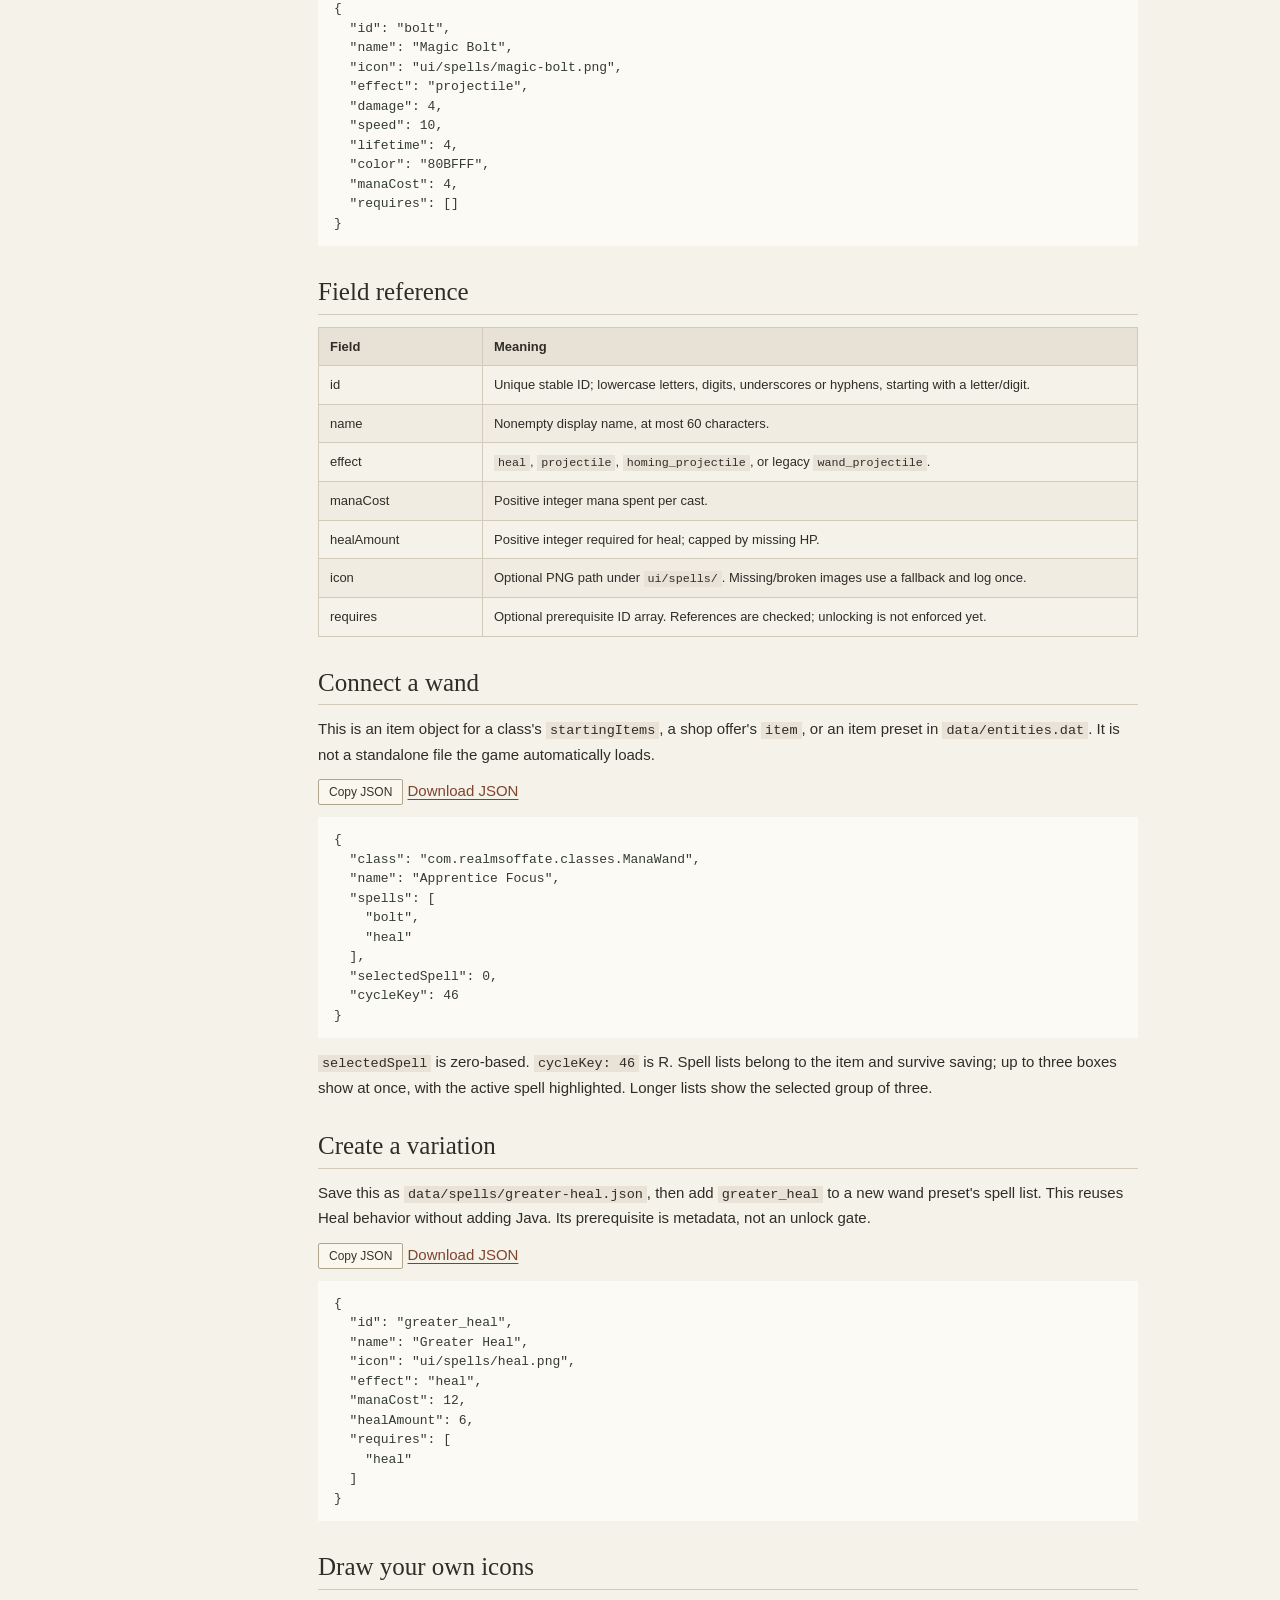
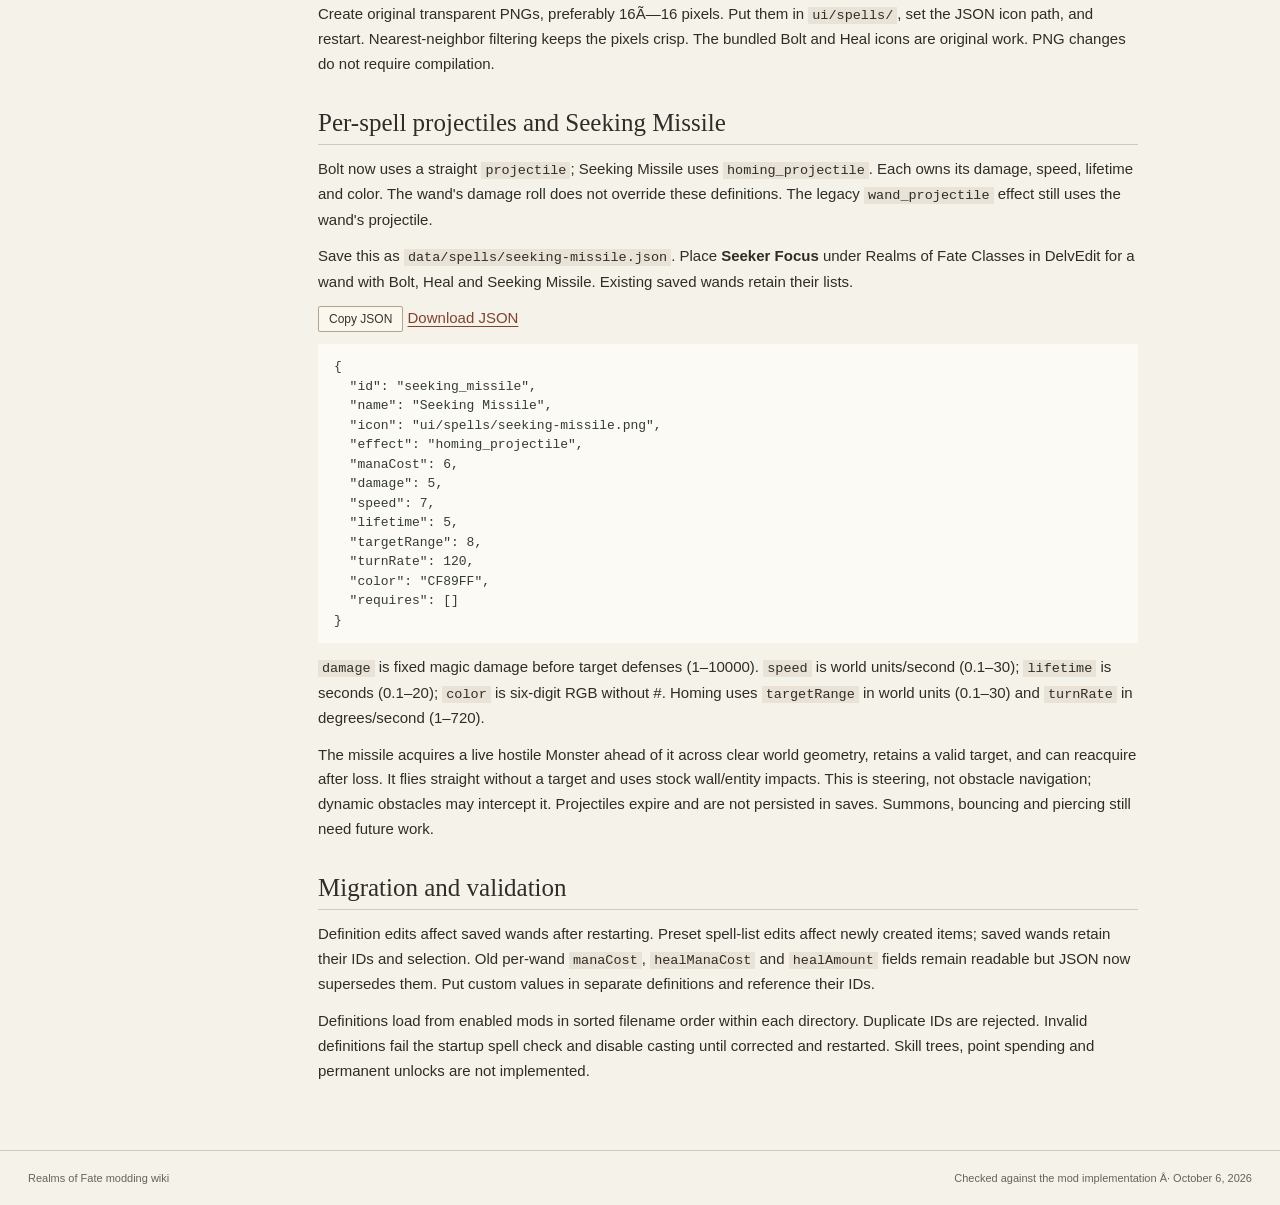
<file: wiki/spells.html>
<!doctype html><html lang="en"><head><meta charset="utf-8"><meta name="viewport" content="width=device-width, initial-scale=1"><meta name="description" content="Realms of Fate Delver mod prototype: Spells, icons and wands"><title>Spells, icons and wands Â· Realms of Fate</title><link rel="stylesheet" href="../assets/wiki.css"><script src="../assets/wiki.js" defer></script></head><body>
<a class="skip" href="#main">Skip to content</a><header class="site-header"><a class="brand" href="../index.html">Realms of Fate <span>Community</span></a><nav aria-label="Site"><a href="../index.html">Home</a><a href="installation.html">Installation</a><a href="index.html">Modding wiki</a><a href="https://github.com/Delvers-of-Fate/Realms-of-Fate-Community">GitHub</a></nav></header>
<div class="layout"><nav class="sidebar" aria-label="Wiki navigation"><p class="nav-heading">Delver mod prototype</p><a href="index.html">Overview</a><a href="installation.html">Install & restore</a><a href="spells.html" class="current" aria-current="page">Spells & wands</a><a href="systems.html">Classes & currencies</a><a href="editor.html">Editor & startup</a><p class="nav-heading">Archive</p><a href="achievements.html">Legacy engine achievements</a></nav><main id="main" class="article"><p class="breadcrumb">Wiki / Delver mod prototype</p><h1>Spells, icons and wands</h1>
<p>Each spell lives in its own JSON file. A wand lists spell IDs, the HUD reads their icons, R changes the selected index, and attack runs the selected effect after checking mana.</p>
<h2>Carryable spell scrolls</h2>
<p>Four prototype scrolls add one-use options to the existing loot pool. Pick one up, face your target, then use it from inventory. Any class can use them, even at zero mana. Existing stock scrolls and charged wands retain their behavior.</p>
<table><thead><tr><th>Scroll</th><th>Effect</th></tr></thead><tbody>
<tr><td>Thunderwave</td><td>4 magic damage and knockback to nearby hostile monsters within 3 units.</td></tr>
<tr><td>Scorching Ray</td><td>Three fire projectiles in a 16-degree spread; 4 damage each.</td></tr>
<tr><td>Web</td><td>A 5-second slowing field; enemies move at 35% speed, with up to 0.75 seconds of lingering slow.</td></tr>
<tr><td>Cloud of Daggers</td><td>A 5-second field dealing 2 physical damage every half second.</td></tr>
</tbody></table>
<p>Web and Cloud of Daggers appear up to 4 units ahead, stopping before solid world geometry. Their radius is 1.4 units. Fields disappear when leaving the level. These are Delver adaptations with prototype effects and balance.</p>
<p>For immediate testing, place the four <strong>Scroll of ...</strong> presets under <strong>Realms of Fate Classes</strong> in DelvEdit. Random loot is not guaranteed in every run.</p>
<p>Authors configure these in <code>data/scroll-spells/*.json</code>, separately from wand spells. A <code>com.realmsoffate.classes.TacticalScroll</code> item uses <code>spellId</code> to reference the filename without its extension. Supported types are <code>wave</code>, <code>volley</code>, <code>web</code> and <code>daggers</code>. Damage, projectile count, radius, range, duration in seconds, spread in degrees, speed, force, slow multiplier and color are configurable. Restart after changing definitions.</p>
<h2>Simple wand controls</h2>
<p>Spells belong to the wand: equip it, press R to switch, and attack to cast. Mana Focus carries Bolt and Heal; Seeker Focus carries Bolt and Seeking Missile. There is no SPELLS tab, slot assignment, spell-learning requirement or modifier picker.</p>
<p>Mod authors set the item's <code>spells</code> array in JSON, normally one to three IDs. Spell definitions, icons, mana costs and projectile behavior remain configurable. Ordinary charged wands retain stock behavior.</p>
<p>Older customizable focuses retain their exact spell lists, selected spell, fixed modifier effects and previous Mage requirement. R skips empty entries; longer saved lists are not truncated. Learned-spell save data remains readable but unused. Legacy spell tomes now direct players to find wands; the customization and learning-tome editor presets are retired.</p>
<h2>Define a spell</h2><p>Save this as <code>data/spells/heal.json</code> inside the mod. The default Heal costs 8 mana and restores up to 3 HP; full health spends no mana.</p><p><button type="button" data-copy="code-heal">Copy JSON</button> <a href="../examples/mod/heal.json" download>Download JSON</a></p><pre><code class="language-json" id="code-heal" data-download="../examples/mod/heal.json">{
  &quot;id&quot;: &quot;heal&quot;,
  &quot;name&quot;: &quot;Heal&quot;,
  &quot;icon&quot;: &quot;ui/spells/heal.png&quot;,
  &quot;effect&quot;: &quot;heal&quot;,
  &quot;manaCost&quot;: 8,
  &quot;healAmount&quot;: 3,
  &quot;requires&quot;: []
}
</code></pre>
<p>Magic Bolt uses <code>data/spells/magic-bolt.json</code>. Keep the ID <code>bolt</code> for compatibility with existing wands.</p><p><button type="button" data-copy="code-magic-bolt">Copy JSON</button> <a href="../examples/mod/magic-bolt.json" download>Download JSON</a></p><pre><code class="language-json" id="code-magic-bolt" data-download="../examples/mod/magic-bolt.json">{
  &quot;id&quot;: &quot;bolt&quot;,
  &quot;name&quot;: &quot;Magic Bolt&quot;,
  &quot;icon&quot;: &quot;ui/spells/magic-bolt.png&quot;,
  &quot;effect&quot;: &quot;projectile&quot;,
  &quot;damage&quot;: 4,
  &quot;speed&quot;: 10,
  &quot;lifetime&quot;: 4,
  &quot;color&quot;: &quot;80BFFF&quot;,
  &quot;manaCost&quot;: 4,
  &quot;requires&quot;: []
}
</code></pre>
<h2>Field reference</h2><table><thead><tr><th>Field</th><th>Meaning</th></tr></thead><tbody><tr><td>id</td><td>Unique stable ID; lowercase letters, digits, underscores or hyphens, starting with a letter/digit.</td></tr><tr><td>name</td><td>Nonempty display name, at most 60 characters.</td></tr><tr><td>effect</td><td><code>heal</code>, <code>projectile</code>, <code>homing_projectile</code>, or legacy <code>wand_projectile</code>.</td></tr><tr><td>manaCost</td><td>Positive integer mana spent per cast.</td></tr><tr><td>healAmount</td><td>Positive integer required for heal; capped by missing HP.</td></tr><tr><td>icon</td><td>Optional PNG path under <code>ui/spells/</code>. Missing/broken images use a fallback and log once.</td></tr><tr><td>requires</td><td>Optional prerequisite ID array. References are checked; unlocking is not enforced yet.</td></tr></tbody></table>
<h2>Connect a wand</h2><p>This is an item object for a class's <code>startingItems</code>, a shop offer's <code>item</code>, or an item preset in <code>data/entities.dat</code>. It is not a standalone file the game automatically loads.</p><p><button type="button" data-copy="code-wand">Copy JSON</button> <a href="../examples/mod/wand.json" download>Download JSON</a></p><pre><code class="language-json" id="code-wand" data-download="../examples/mod/wand.json">{
  &quot;class&quot;: &quot;com.realmsoffate.classes.ManaWand&quot;,
  &quot;name&quot;: &quot;Apprentice Focus&quot;,
  &quot;spells&quot;: [
    &quot;bolt&quot;,
    &quot;heal&quot;
  ],
  &quot;selectedSpell&quot;: 0,
  &quot;cycleKey&quot;: 46
}
</code></pre>
<p><code>selectedSpell</code> is zero-based. <code>cycleKey: 46</code> is R. Spell lists belong to the item and survive saving; up to three boxes show at once, with the active spell highlighted. Longer lists show the selected group of three.</p>
<h2>Create a variation</h2><p>Save this as <code>data/spells/greater-heal.json</code>, then add <code>greater_heal</code> to a new wand preset's spell list. This reuses Heal behavior without adding Java. Its prerequisite is metadata, not an unlock gate.</p><p><button type="button" data-copy="code-greater-heal">Copy JSON</button> <a href="../examples/mod/greater-heal.json" download>Download JSON</a></p><pre><code class="language-json" id="code-greater-heal" data-download="../examples/mod/greater-heal.json">{
  &quot;id&quot;: &quot;greater_heal&quot;,
  &quot;name&quot;: &quot;Greater Heal&quot;,
  &quot;icon&quot;: &quot;ui/spells/heal.png&quot;,
  &quot;effect&quot;: &quot;heal&quot;,
  &quot;manaCost&quot;: 12,
  &quot;healAmount&quot;: 6,
  &quot;requires&quot;: [
    &quot;heal&quot;
  ]
}
</code></pre>
<h2>Draw your own icons</h2><p>Create original transparent PNGs, preferably 16Ã—16 pixels. Put them in <code>ui/spells/</code>, set the JSON icon path, and restart. Nearest-neighbor filtering keeps the pixels crisp. The bundled Bolt and Heal icons are original work. PNG changes do not require compilation.</p>
<h2>Per-spell projectiles and Seeking Missile</h2><p>Bolt now uses a straight <code>projectile</code>; Seeking Missile uses <code>homing_projectile</code>. Each owns its damage, speed, lifetime and color. The wand's damage roll does not override these definitions. The legacy <code>wand_projectile</code> effect still uses the wand's projectile.</p>
<p>Save this as <code>data/spells/seeking-missile.json</code>. Place <strong>Seeker Focus</strong> under Realms of Fate Classes in DelvEdit for a wand with Bolt, Heal and Seeking Missile. Existing saved wands retain their lists.</p>
<p><button type="button" data-copy="code-seeking-missile">Copy JSON</button> <a href="../examples/mod/seeking-missile.json" download>Download JSON</a></p><pre><code class="language-json" id="code-seeking-missile" data-download="../examples/mod/seeking-missile.json">{
  &quot;id&quot;: &quot;seeking_missile&quot;,
  &quot;name&quot;: &quot;Seeking Missile&quot;,
  &quot;icon&quot;: &quot;ui/spells/seeking-missile.png&quot;,
  &quot;effect&quot;: &quot;homing_projectile&quot;,
  &quot;manaCost&quot;: 6,
  &quot;damage&quot;: 5,
  &quot;speed&quot;: 7,
  &quot;lifetime&quot;: 5,
  &quot;targetRange&quot;: 8,
  &quot;turnRate&quot;: 120,
  &quot;color&quot;: &quot;CF89FF&quot;,
  &quot;requires&quot;: []
}
</code></pre>
<p><code>damage</code> is fixed magic damage before target defenses (1–10000). <code>speed</code> is world units/second (0.1–30); <code>lifetime</code> is seconds (0.1–20); <code>color</code> is six-digit RGB without #. Homing uses <code>targetRange</code> in world units (0.1–30) and <code>turnRate</code> in degrees/second (1–720).</p>
<p>The missile acquires a live hostile Monster ahead of it across clear world geometry, retains a valid target, and can reacquire after loss. It flies straight without a target and uses stock wall/entity impacts. This is steering, not obstacle navigation; dynamic obstacles may intercept it. Projectiles expire and are not persisted in saves. Summons, bouncing and piercing still need future work.</p><h2>Migration and validation</h2><p>Definition edits affect saved wands after restarting. Preset spell-list edits affect newly created items; saved wands retain their IDs and selection. Old per-wand <code>manaCost</code>, <code>healManaCost</code> and <code>healAmount</code> fields remain readable but JSON now supersedes them. Put custom values in separate definitions and reference their IDs.</p><p>Definitions load from enabled mods in sorted filename order within each directory. Duplicate IDs are rejected. Invalid definitions fail the startup spell check and disable casting until corrected and restarted. Skill trees, point spending and permanent unlocks are not implemented.</p><p id="copy-status" role="status" aria-live="polite"></p></main></div><footer><span>Realms of Fate modding wiki</span><span>Checked against the mod implementation Â· October 6, 2026</span></footer></body></html>
</file>
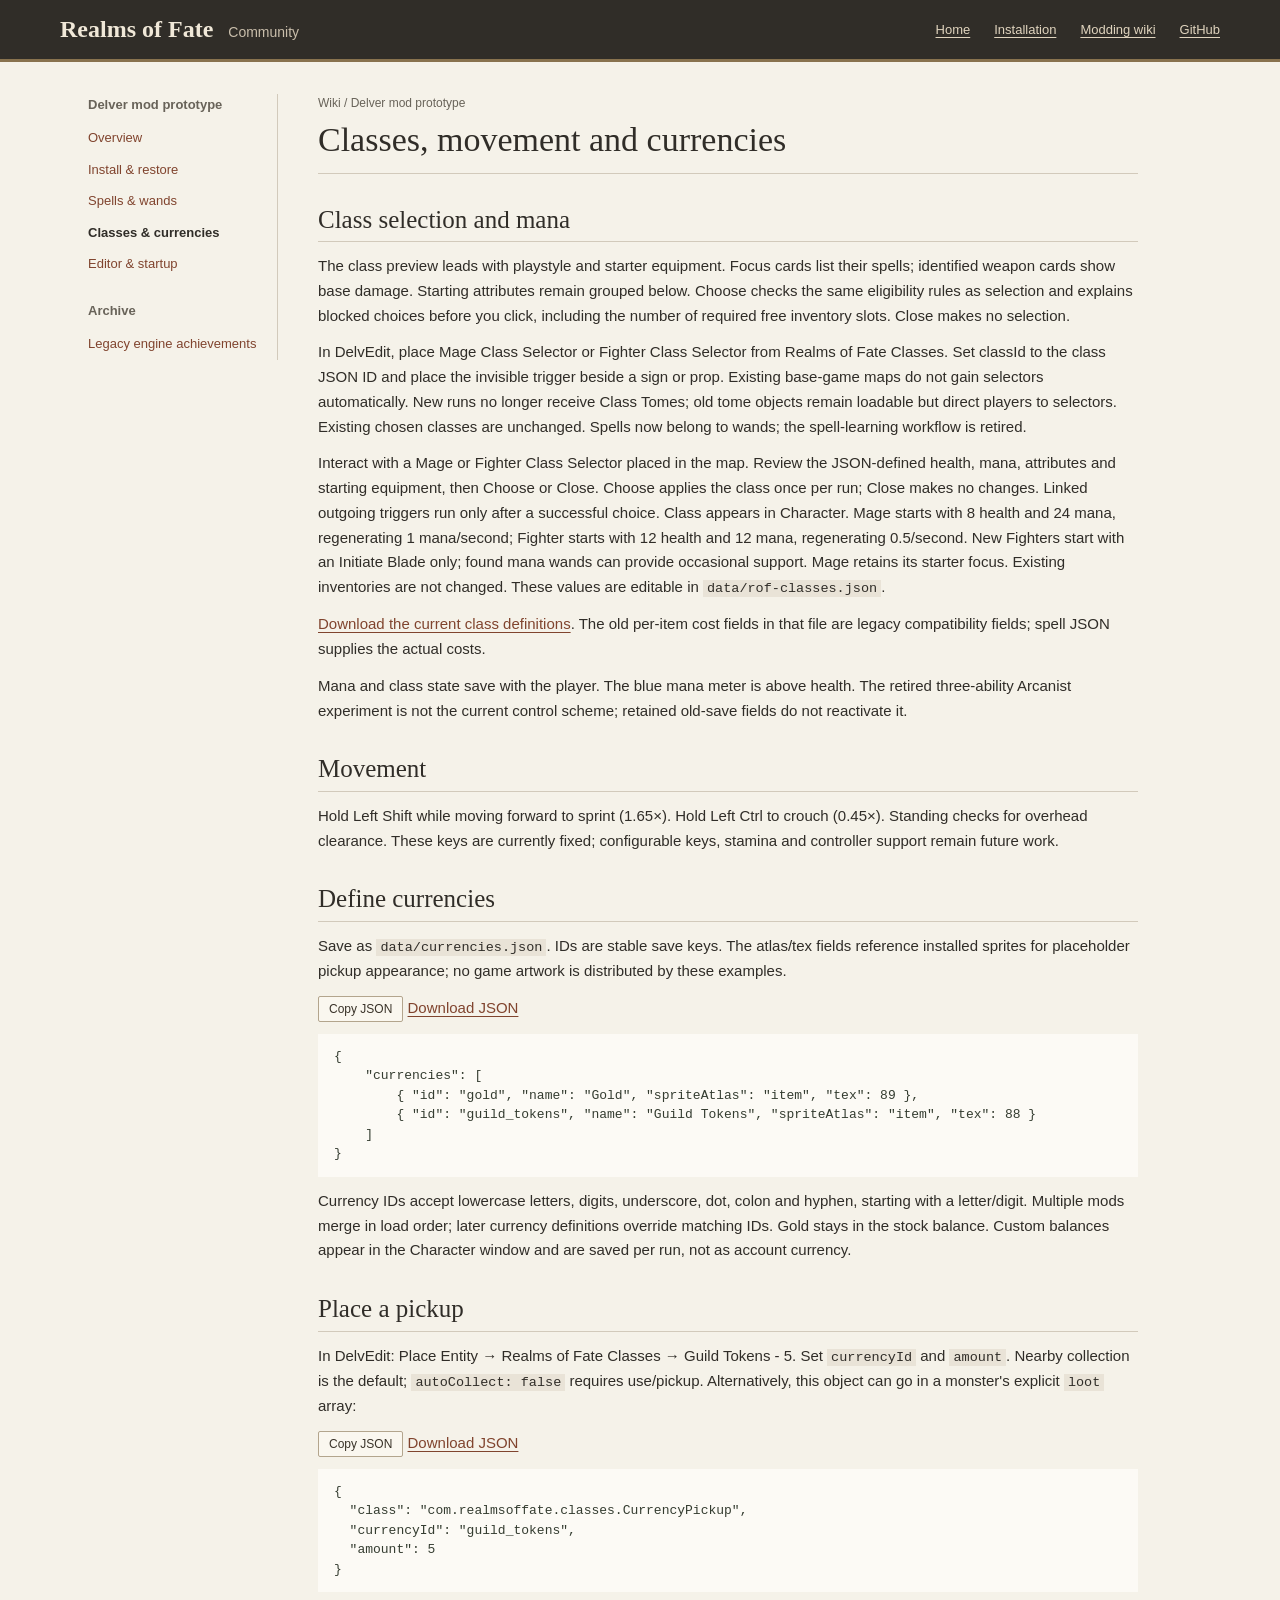
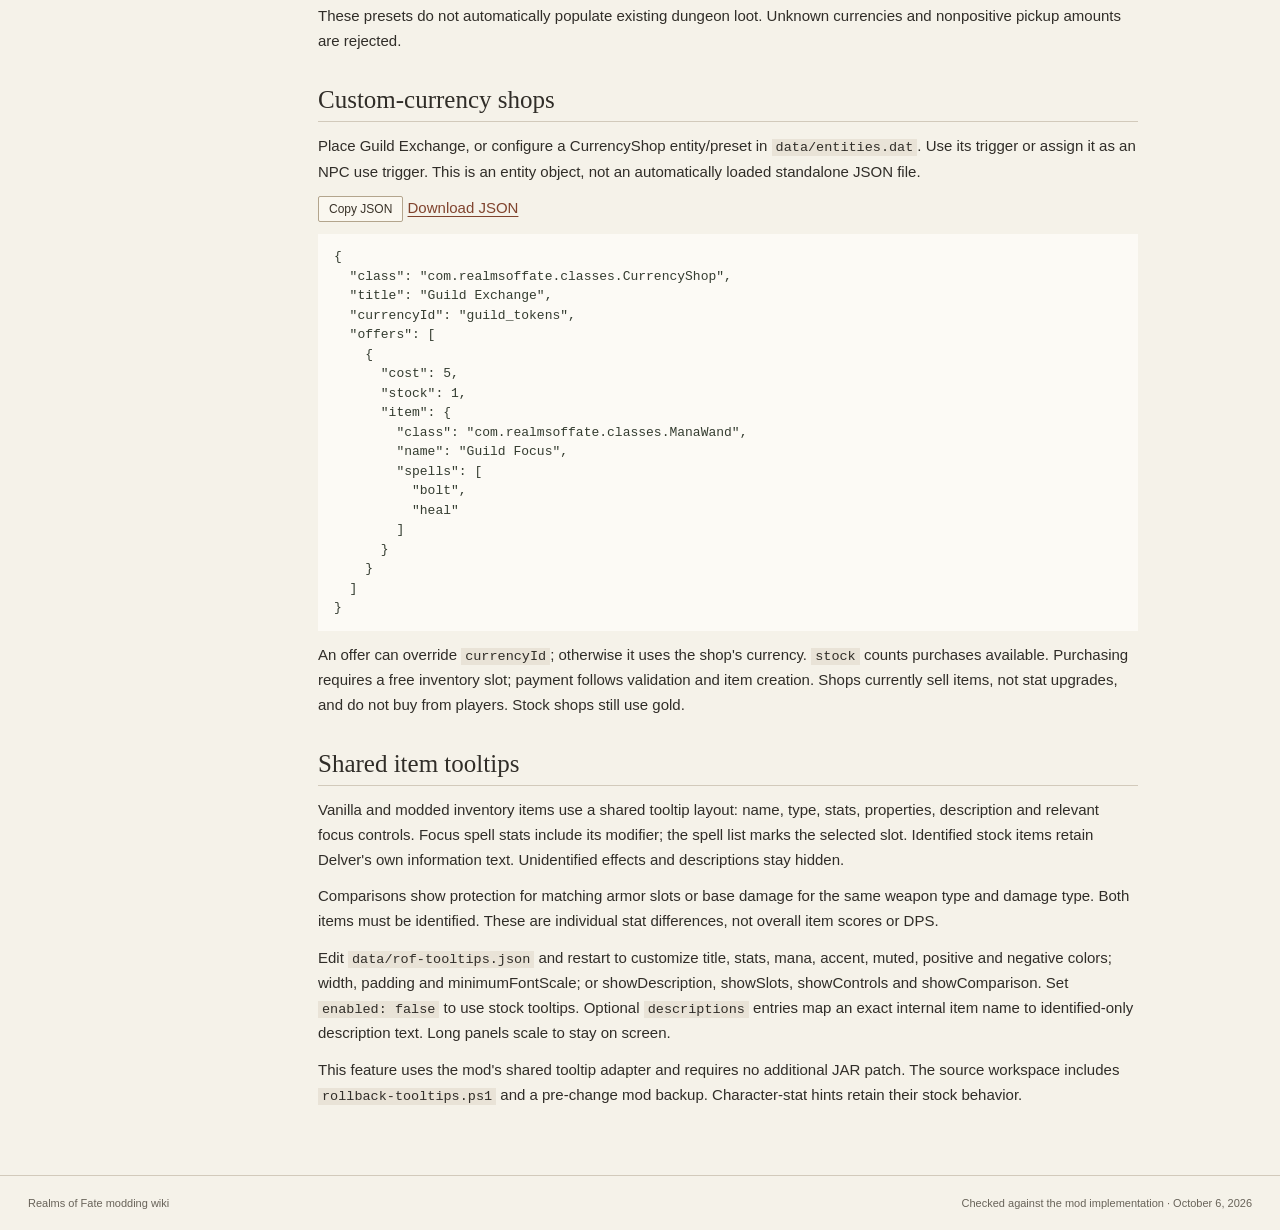
<file: wiki/systems.html>
<!doctype html><html lang="en"><head><meta charset="utf-8"><meta name="viewport" content="width=device-width, initial-scale=1"><meta name="description" content="Realms of Fate Delver mod prototype: Classes, movement and currencies"><title>Classes, movement and currencies · Realms of Fate</title><link rel="stylesheet" href="../assets/wiki.css"><script src="../assets/wiki.js" defer></script></head><body>
<a class="skip" href="#main">Skip to content</a><header class="site-header"><a class="brand" href="../index.html">Realms of Fate <span>Community</span></a><nav aria-label="Site"><a href="../index.html">Home</a><a href="installation.html">Installation</a><a href="index.html">Modding wiki</a><a href="https://github.com/Delvers-of-Fate/Realms-of-Fate-Community">GitHub</a></nav></header>
<div class="layout"><nav class="sidebar" aria-label="Wiki navigation"><p class="nav-heading">Delver mod prototype</p><a href="index.html">Overview</a><a href="installation.html">Install & restore</a><a href="spells.html">Spells & wands</a><a href="systems.html" class="current" aria-current="page">Classes & currencies</a><a href="editor.html">Editor & startup</a><p class="nav-heading">Archive</p><a href="achievements.html">Legacy engine achievements</a></nav><main id="main" class="article"><p class="breadcrumb">Wiki / Delver mod prototype</p><h1>Classes, movement and currencies</h1>
<h2>Class selection and mana</h2><p>The class preview leads with playstyle and starter equipment. Focus cards list their spells; identified weapon cards show base damage. Starting attributes remain grouped below. Choose checks the same eligibility rules as selection and explains blocked choices before you click, including the number of required free inventory slots. Close makes no selection.</p><p>In DelvEdit, place Mage Class Selector or Fighter Class Selector from Realms of Fate Classes. Set classId to the class JSON ID and place the invisible trigger beside a sign or prop. Existing base-game maps do not gain selectors automatically. New runs no longer receive Class Tomes; old tome objects remain loadable but direct players to selectors. Existing chosen classes are unchanged. Spells now belong to wands; the spell-learning workflow is retired.</p><p>Interact with a Mage or Fighter Class Selector placed in the map. Review the JSON-defined health, mana, attributes and starting equipment, then Choose or Close. Choose applies the class once per run; Close makes no changes. Linked outgoing triggers run only after a successful choice. Class appears in Character. Mage starts with 8 health and 24 mana, regenerating 1 mana/second; Fighter starts with 12 health and 12 mana, regenerating 0.5/second. New Fighters start with an Initiate Blade only; found mana wands can provide occasional support. Mage retains its starter focus. Existing inventories are not changed. These values are editable in <code>data/rof-classes.json</code>.</p><p><a href="../examples/mod/rof-classes.json" download>Download the current class definitions</a>. The old per-item cost fields in that file are legacy compatibility fields; spell JSON supplies the actual costs.</p><p>Mana and class state save with the player. The blue mana meter is above health. The retired three-ability Arcanist experiment is not the current control scheme; retained old-save fields do not reactivate it.</p>
<h2>Movement</h2><p>Hold Left Shift while moving forward to sprint (1.65×). Hold Left Ctrl to crouch (0.45×). Standing checks for overhead clearance. These keys are currently fixed; configurable keys, stamina and controller support remain future work.</p>
<h2>Define currencies</h2><p>Save as <code>data/currencies.json</code>. IDs are stable save keys. The atlas/tex fields reference installed sprites for placeholder pickup appearance; no game artwork is distributed by these examples.</p><p><button type="button" data-copy="code-currencies">Copy JSON</button> <a href="../examples/mod/currencies.json" download>Download JSON</a></p><pre><code class="language-json" id="code-currencies" data-download="../examples/mod/currencies.json">{
    &quot;currencies&quot;: [
        { &quot;id&quot;: &quot;gold&quot;, &quot;name&quot;: &quot;Gold&quot;, &quot;spriteAtlas&quot;: &quot;item&quot;, &quot;tex&quot;: 89 },
        { &quot;id&quot;: &quot;guild_tokens&quot;, &quot;name&quot;: &quot;Guild Tokens&quot;, &quot;spriteAtlas&quot;: &quot;item&quot;, &quot;tex&quot;: 88 }
    ]
}
</code></pre>
<p>Currency IDs accept lowercase letters, digits, underscore, dot, colon and hyphen, starting with a letter/digit. Multiple mods merge in load order; later currency definitions override matching IDs. Gold stays in the stock balance. Custom balances appear in the Character window and are saved per run, not as account currency.</p>
<h2>Place a pickup</h2><p>In DelvEdit: Place Entity → Realms of Fate Classes → Guild Tokens - 5. Set <code>currencyId</code> and <code>amount</code>. Nearby collection is the default; <code>autoCollect: false</code> requires use/pickup. Alternatively, this object can go in a monster's explicit <code>loot</code> array:</p><p><button type="button" data-copy="code-pickup">Copy JSON</button> <a href="../examples/mod/pickup.json" download>Download JSON</a></p><pre><code class="language-json" id="code-pickup" data-download="../examples/mod/pickup.json">{
  &quot;class&quot;: &quot;com.realmsoffate.classes.CurrencyPickup&quot;,
  &quot;currencyId&quot;: &quot;guild_tokens&quot;,
  &quot;amount&quot;: 5
}
</code></pre>
<p>These presets do not automatically populate existing dungeon loot. Unknown currencies and nonpositive pickup amounts are rejected.</p>
<h2>Custom-currency shops</h2><p>Place Guild Exchange, or configure a CurrencyShop entity/preset in <code>data/entities.dat</code>. Use its trigger or assign it as an NPC use trigger. This is an entity object, not an automatically loaded standalone JSON file.</p><p><button type="button" data-copy="code-shop">Copy JSON</button> <a href="../examples/mod/shop.json" download>Download JSON</a></p><pre><code class="language-json" id="code-shop" data-download="../examples/mod/shop.json">{
  &quot;class&quot;: &quot;com.realmsoffate.classes.CurrencyShop&quot;,
  &quot;title&quot;: &quot;Guild Exchange&quot;,
  &quot;currencyId&quot;: &quot;guild_tokens&quot;,
  &quot;offers&quot;: [
    {
      &quot;cost&quot;: 5,
      &quot;stock&quot;: 1,
      &quot;item&quot;: {
        &quot;class&quot;: &quot;com.realmsoffate.classes.ManaWand&quot;,
        &quot;name&quot;: &quot;Guild Focus&quot;,
        &quot;spells&quot;: [
          &quot;bolt&quot;,
          &quot;heal&quot;
        ]
      }
    }
  ]
}
</code></pre>
<p>An offer can override <code>currencyId</code>; otherwise it uses the shop's currency. <code>stock</code> counts purchases available. Purchasing requires a free inventory slot; payment follows validation and item creation. Shops currently sell items, not stat upgrades, and do not buy from players. Stock shops still use gold.</p><p id="copy-status" role="status" aria-live="polite"></p><h2>Shared item tooltips</h2>
<p>Vanilla and modded inventory items use a shared tooltip layout: name, type, stats, properties, description and relevant focus controls. Focus spell stats include its modifier; the spell list marks the selected slot. Identified stock items retain Delver's own information text. Unidentified effects and descriptions stay hidden.</p>
<p>Comparisons show protection for matching armor slots or base damage for the same weapon type and damage type. Both items must be identified. These are individual stat differences, not overall item scores or DPS.</p>
<p>Edit <code>data/rof-tooltips.json</code> and restart to customize title, stats, mana, accent, muted, positive and negative colors; width, padding and minimumFontScale; or showDescription, showSlots, showControls and showComparison. Set <code>enabled: false</code> to use stock tooltips. Optional <code>descriptions</code> entries map an exact internal item name to identified-only description text. Long panels scale to stay on screen.</p>
<p>This feature uses the mod's shared tooltip adapter and requires no additional JAR patch. The source workspace includes <code>rollback-tooltips.ps1</code> and a pre-change mod backup. Character-stat hints retain their stock behavior.</p>
</main></div><footer><span>Realms of Fate modding wiki</span><span>Checked against the mod implementation · October 6, 2026</span></footer></body></html>
</file>
<file: assets/home.css>
:root{color-scheme:dark;--bg:#11130f;--panel:#1b1e17;--ink:#ece6d7;--muted:#b2b2a1;--gold:#d2ae6c;--line:#3c4031}
*{box-sizing:border-box}html{scroll-behavior:smooth;scroll-padding-top:24px}body{margin:0;background:var(--bg);color:var(--ink);font:16px/1.7 Arial,Helvetica,sans-serif}a{color:inherit;text-underline-offset:5px}a:hover{color:var(--gold)}button,a{-webkit-tap-highlight-color:transparent}a:focus-visible,button:focus-visible{outline:2px solid var(--gold);outline-offset:5px}[hidden]{display:none!important}h1,h2,h3,p{margin:0}h2{font:normal clamp(32px,3.5vw,47px)/1.16 Georgia,serif;letter-spacing:-.025em}h3{font:normal 24px/1.25 Georgia,serif}.wrap{max-width:1200px;margin:0 auto;padding-left:42px;padding-right:42px}.game-header{height:88px;display:flex;align-items:center;justify-content:space-between;padding:0 4%;gap:30px;position:relative;z-index:2;background:#10120ff5;border-bottom:1px solid #61533770}.wordmark{font:bold 25px/1.2 Georgia,serif;text-decoration:none;white-space:nowrap;letter-spacing:.02em}.wordmark span{font-style:italic;font-size:.7em;color:var(--gold);font-weight:normal}.game-header nav{display:flex;align-items:center;gap:34px;font-size:13px}.game-header nav a{text-decoration:none}.nav-download{border:1px solid #a68c54;padding:8px 18px;color:var(--gold)}.nav-download span{margin-left:16px}.hero{min-height:670px;position:relative;isolation:isolate;display:flex;align-items:center;overflow:hidden}.hero-art{position:absolute;inset:0;z-index:-2;background:linear-gradient(115deg,#13180f,#282a1c);background-position:center right;background-size:cover}.hero:before{content:'';position:absolute;inset:0;z-index:-1;background:linear-gradient(90deg,#10130ff0 0%,#10130f9c 32%,#10130f0a 68%),linear-gradient(0deg,#11130f 0%,transparent 30%)}.hero-content{padding:54px 0 95px;width:1116px;margin:0 auto;max-width:calc(100% - 84px)}.eyebrow{font-size:11px;text-transform:uppercase;letter-spacing:2.2px;font-weight:bold;color:var(--gold);margin-bottom:22px}.hero h1{display:flex;flex-direction:column;width:max-content;text-align:center;font-family:Georgia,serif;text-transform:uppercase;font-weight:normal;line-height:.86;font-size:clamp(64px,7.4vw,103px);letter-spacing:.075em;color:#f3e4bd;text-shadow:0 3px 0 #655039,0 8px 25px #0008}.hero h1 em{font-size:28px;font-weight:normal;text-transform:lowercase;line-height:1.2;letter-spacing:0;color:#c2a575;position:relative;margin:5px 0}.hero h1 em:before,.hero h1 em:after{content:'';display:inline-block;width:72px;height:1px;background:#b89a5f99;vertical-align:middle;margin:0 17px}.hero-description{font-size:17px;line-height:1.6;margin:28px 0 26px;color:#d3d1bf}.hero-actions{display:flex;align-items:center;gap:28px}.button{display:inline-flex;align-items:center;justify-content:space-between;gap:26px;min-height:49px;padding:12px 23px;text-decoration:none;font-size:13px;font-weight:bold;border:1px solid var(--gold);border-radius:0}.primary{background:#d2ae6c;color:#211d13;box-shadow:inset 0 0 0 3px #b9955680}.primary:hover{background:#e3c68b;color:#211d13}.text-link{font-size:13px;color:#d7d2bd}.text-link span{margin-left:12px}.development{font-size:11px;color:#abae9b;margin-top:20px}.development span{padding:0 7px}.hero-next{position:absolute;bottom:22px;right:5%;text-decoration:none;font-size:11px;letter-spacing:1px;text-transform:uppercase;color:#b9b79e}.hero-next span{margin-right:14px}.game-strip{display:flex;align-items:center;justify-content:center;gap:35px;padding:22px;background:#1a1d16;border-top:1px solid var(--line);border-bottom:1px solid var(--line);color:#c6c6b1;font-size:11px;text-transform:uppercase;letter-spacing:1.5px}.game-strip i{font-size:6px;color:#887747}.game-section{display:grid;grid-template-columns:.85fr 1.25fr;gap:64px;padding-top:85px;align-items:center}.section-intro p:not(.eyebrow){color:var(--muted);font-size:14px;margin-top:22px}.game-shot{margin:0;border:1px solid #686044;padding:7px;background:#1c1e16;box-shadow:0 15px 30px #0003}.shot-window{aspect-ratio:2.4/1;overflow:hidden;background:#10130f}.shot-window img{width:100%;height:100%;object-fit:cover;object-position:center 50%;display:block}.game-shot figcaption{display:flex;justify-content:space-between;gap:15px;font-size:10px;padding:11px 8px 4px;color:#b5b59f}.game-shot figcaption span:first-child{color:var(--gold);letter-spacing:1px;text-transform:uppercase}.playstyles{display:grid;grid-template-columns:repeat(3,minmax(0,1fr));gap:46px;padding-top:64px;padding-bottom:80px}.playstyles article{border-top:1px solid var(--line);padding-top:24px}.feature-number{display:block;font:italic 16px Georgia,serif;color:#8d8059;margin-bottom:16px}.playstyles p{color:var(--muted);font-size:13px;margin-top:14px}.download-section{background:#1b1e17;border-top:1px solid var(--line);border-bottom:1px solid var(--line);padding:62px 0}.download-layout{display:grid;grid-template-columns:1fr 1fr;gap:90px;align-items:center}.download-intro p:not(.eyebrow){color:var(--muted);font-size:15px;margin-top:20px;max-width:350px}.download-intro .small-note{font-size:12px!important}.download-panel{padding:28px 30px;background:#12150f;border:1px solid #56503a}.download-panel h2{font:normal 23px Georgia,serif}.release-version{font-size:12px;color:#b8b6a1;margin-top:8px}.download-button{display:block;width:100%;text-align:center;padding:14px 18px;background:var(--gold);color:#241f13;border:1px solid var(--gold);font:700 14px Arial,sans-serif;margin:20px 0 12px;overflow-wrap:anywhere;text-decoration:none}.download-button:hover{background:#e0c187;color:#241f13}.download-button:disabled{background:#313429;color:#c1bea7;border-color:#5a5942;cursor:default}#release-status{font-size:12px;color:#bdbba6;line-height:1.6}.download-note{font-size:10px;color:#999d87;margin-top:18px}.download-panel button:not(.download-button){background:transparent;border:1px solid #66644c;color:#c9c5ab;padding:6px 12px;margin-top:15px;font-size:11px;cursor:pointer}.download-panel h3{font:normal 15px Georgia,serif;margin-top:18px}#download-files{padding-left:18px;font-size:12px}#download-files a{overflow-wrap:anywhere}#download-files small{display:block;color:#a7a890}.modding-section{display:flex;align-items:center;justify-content:space-between;gap:70px;padding-top:76px;padding-bottom:76px}.modding-section h2{font-size:36px}.modding-section p:not(.eyebrow){color:var(--muted);max-width:580px;font-size:14px;margin-top:20px}.modding-actions{flex-shrink:0;display:flex;flex-direction:column;align-items:center;gap:17px}.outline{color:var(--gold);border-color:#8c794d}.outline:hover{background:#26281c}.notes-section{padding-bottom:60px}.small-note{color:var(--muted);font-size:12px;margin-top:12px}.release-notes-body{white-space:pre-wrap;overflow-wrap:anywhere;color:var(--muted);font-size:14px;margin-top:20px}.game-footer{border-top:1px solid var(--line);padding:33px 0;background:#0c0f0b}.footer-inner{display:flex;justify-content:space-between;align-items:center;gap:30px}.game-footer .wordmark{font-size:21px}.game-footer p{font-size:11px;color:#8e9481;margin-top:8px}.game-footer nav{display:flex;gap:25px;font-size:11px;color:#b4b49b}.skip{position:absolute;top:-100px;left:15px;background:var(--gold);color:#171a11;padding:10px;z-index:10}.skip:focus{top:10px}
@media(min-width:1700px){.hero-art{background-position:center 55%}.hero{min-height:760px}}
@media(max-width:950px){.game-header nav{gap:20px}.wordmark{font-size:21px}.game-section{gap:32px;grid-template-columns:1fr 1fr}.playstyles{gap:25px}.download-layout{gap:40px}.modding-section{gap:35px}.hero{min-height:640px}.hero-art{background-position:65% center}.hero:before{background:linear-gradient(90deg,#10130fd9,#10130f45),linear-gradient(0deg,#11130f,transparent 35%)}.modding-section h2{font-size:32px}}
@media(max-width:700px){.wrap{padding-left:23px;padding-right:23px}.game-header{height:auto;min-height:80px;flex-wrap:wrap;padding:18px 23px;gap:17px}.game-header nav{width:100%;justify-content:space-between;gap:12px;font-size:11px}.nav-download{padding:5px 9px}.nav-download span{margin-left:6px}.hero{min-height:615px}.hero-content{max-width:calc(100% - 46px);padding:44px 0 90px}.hero h1{font-size:74px}.hero-art{background-position:67% center}.hero-description{font-size:15px}.hero-actions{gap:22px;flex-wrap:wrap}.eyebrow{font-size:10px}.hero-next{font-size:9px}.game-strip{gap:13px;flex-wrap:wrap;font-size:9px;letter-spacing:.6px;padding:17px}.game-strip i{display:none}.game-section{display:flex;flex-direction:column;padding-top:50px;gap:32px}.section-intro{width:100%}.game-shot{width:100%}.playstyles{grid-template-columns:1fr;gap:25px;padding-top:36px;padding-bottom:45px}.playstyles article{position:relative;padding:22px 0 0 36px}.feature-number{position:absolute;left:0;top:25px}.playstyles h3{font-size:23px}.playstyles p{margin-top:9px}.download-section{padding:40px 0}.download-layout{grid-template-columns:1fr;gap:30px}.download-panel{padding:23px}.download-intro p:not(.eyebrow){max-width:100%}.modding-section{padding-top:45px;padding-bottom:45px;flex-direction:column;align-items:flex-start;gap:25px}.modding-actions{align-items:flex-start}.footer-inner{align-items:flex-start;flex-direction:column;gap:24px}.game-footer nav{flex-wrap:wrap}}
@media(max-width:370px){.hero h1{font-size:64px}.hero-actions{gap:18px}.hero .eyebrow{letter-spacing:1.3px}}
@media(prefers-reduced-motion:reduce){html{scroll-behavior:auto}}

/* Use only artwork approved for the website. These slots deliberately contain no images. */
.art-placeholder-label{position:absolute;right:5%;top:30px;color:#aaa78d;font-size:10px;letter-spacing:1px;text-transform:uppercase;border:1px dashed #57583e;padding:9px 13px}.media-placeholder{display:grid;place-items:center;border:1px dashed #57583e;background:#191d14;color:#aaa78d;text-align:center;padding:20px;font-size:12px}@media(max-width:700px){.art-placeholder-label{top:12px;right:23px;font-size:8px;padding:4px 8px}}
</file>
<file: assets/wiki.css>
/* Shared styles for the static modding reference. */
:root {
  color-scheme: light;
  --paper: #f5f2e9;
  --ink: #302d28;
  --muted: #686359;
  --rule: #d2cabb;
  --link: #80442e;
}
* { box-sizing: border-box; }
html { scroll-padding-top: 24px; }
body {
  margin: 0;
  background: var(--paper);
  color: var(--ink);
  font: 15px/1.65 Arial, Helvetica, sans-serif;
}
a { color: var(--link); text-underline-offset: 3px; }
a:hover { color: #462519; }
a:focus-visible, button:focus-visible { outline: 2px solid #925025; outline-offset: 4px; }
.site-header {
  background: #302d28;
  border-bottom: 3px solid #88724e;
  color: #f0e8d8;
  padding: 16px max(28px, calc((100vw - 1160px) / 2));
  display: flex;
  align-items: center;
  justify-content: space-between;
  gap: 20px;
}
.brand { font: bold 24px Georgia, serif; color: #f0e8d8; text-decoration: none; white-space: nowrap; }
.brand span { margin-left: 9px; font: normal 14px Arial, sans-serif; color: #c9beab; }
.site-header nav { display: flex; gap: 24px; font-size: 13px; }
.site-header a:hover { color: white; }
.site-header nav a { color: #e0d4be; }
.layout {
  max-width: 1160px;
  margin: 0 auto;
  padding: 32px 28px 55px;
  display: grid;
  grid-template-columns: 190px minmax(0, 1fr);
  gap: 40px;
  min-height: calc(100vh - 155px);
}
.sidebar { align-self: start; position: sticky; top: 24px; font-size: 13px; padding-right: 20px; border-right: 1px solid var(--rule); }
.sidebar a { display: block; padding: 5px 0; text-decoration: none; }
.sidebar a:hover { text-decoration: underline; }
.sidebar .current { color: var(--ink); font-weight: bold; }
.nav-heading { font-weight: bold; color: var(--muted); margin: 20px 0 7px; }
.nav-heading:first-child { margin-top: 0; }
.article { min-width: 0; max-width: 820px; }
.breadcrumb { color: var(--muted); font-size: 12px; margin: 0 0 6px; }
h1, h2, h3 { line-height: 1.25; }
h1 { font: normal 34px/1.2 Georgia, serif; margin: 0 0 20px; padding-bottom: 12px; border-bottom: 1px solid var(--rule); }
h2 { font: normal 25px/1.3 Georgia, serif; margin: 30px 0 12px; border-bottom: 1px solid var(--rule); padding-bottom: 5px; }
h3 { font-size: 16px; margin: 22px 0 10px; }
p { margin: 12px 0; }
.page-note { font-size: 13px; color: var(--muted); }
.topic-list { margin: 12px 0 20px; }
.topic-list > div { display: grid; grid-template-columns: 185px minmax(0,1fr); padding: 11px 0; border-bottom: 1px solid #e1dacc; gap: 20px; }
.topic-list dt { font-weight: bold; }
.topic-list dd { margin: 0; color: #5b554c; font-size: 14px; }
.note { margin: 18px 0; padding: 10px 14px; border-left: 3px solid #a48b5d; background: #ece5d6; font-size: 14px; }
code { font-family: Consolas, "Liberation Mono", monospace; font-size: .9em; overflow-wrap: anywhere; }
p code, li code, td code { background: #e9e3d7; padding: 1px 4px; }
.code-panel { margin: 18px 0; border: 1px solid #c6beae; }
.code-toolbar { background: #e8e2d6; display: flex; justify-content: space-between; align-items: center; gap: 12px; padding: 7px 12px; font-size: 12px; color: #5b5448; border-bottom: 1px solid #c6beae; }
.code-toolbar > div { display: flex; align-items: center; gap: 15px; flex-shrink: 0; }
button { font: 12px Arial, sans-serif; color: #393228; background: #faf7ef; border: 1px solid #b3a58d; border-radius: 2px; padding: 5px 10px; cursor: pointer; }
button:hover { background: white; border-color: #7e6b4d; }
pre { background: #fcfaf5; color: #343c30; margin: 0; padding: 13px 16px; overflow: auto; font: 13px/1.5 Consolas, "Liberation Mono", monospace; tab-size: 2; }
pre code { font: inherit; overflow-wrap: normal; }
.tree { border: 1px solid var(--rule); background: #efebe1; }
.table-wrap { overflow: auto; margin: 12px 0 20px; }
table { width: 100%; border-collapse: collapse; text-align: left; font-size: 13px; }
th, td { padding: 8px 11px; border: 1px solid var(--rule); vertical-align: top; }
th { background: #e8e2d6; font-weight: bold; }
td:first-child { min-width: 140px; }
tbody tr:nth-child(even) { background: #f0ece2; }
ol, ul { padding-left: 23px; }
li { margin: 7px 0; }
footer { border-top: 1px solid var(--rule); padding: 18px 28px; color: var(--muted); display: flex; justify-content: space-between; gap: 16px; font-size: 11px; }
.skip { position: absolute; top: -100px; left: 12px; background: var(--paper); padding: 10px; z-index: 10; }
.skip:focus { top: 10px; }
#copy-status { position: fixed; right: 16px; bottom: 16px; max-width: calc(100vw - 32px); background: #302d28; color: #f5f2e9; border: 1px solid #88724e; padding: 10px 16px; font-size: 13px; margin: 0; }
#copy-status:empty { display: none; }
@media (max-width: 800px) {
  .layout { grid-template-columns: 155px minmax(0,1fr); gap: 24px; padding: 25px 20px 40px; }
  .topic-list > div { grid-template-columns: 1fr; gap: 3px; }
  .sidebar { padding-right: 12px; }
}
@media (max-width: 580px) {
  .site-header { padding: 13px 18px; flex-wrap: wrap; gap: 9px; }
  .brand { font-size: 22px; }
  .site-header nav { gap: 16px; }
  .layout { display: block; padding: 20px 18px 35px; }
  .sidebar { position: static; border: 0; border-bottom: 1px solid var(--rule); padding: 0 0 14px; margin-bottom: 22px; }
  .sidebar a { display: inline-block; padding: 3px 12px 3px 0; }
  .nav-heading { margin: 10px 0 3px; }
  h1 { font-size: 30px; }
  h2 { font-size: 23px; }
  .code-toolbar { flex-wrap: wrap; }
  pre { font-size: 12px; padding: 12px; }
  footer { display: block; padding: 15px 18px; }
  footer span { display: block; }
}
</file>
